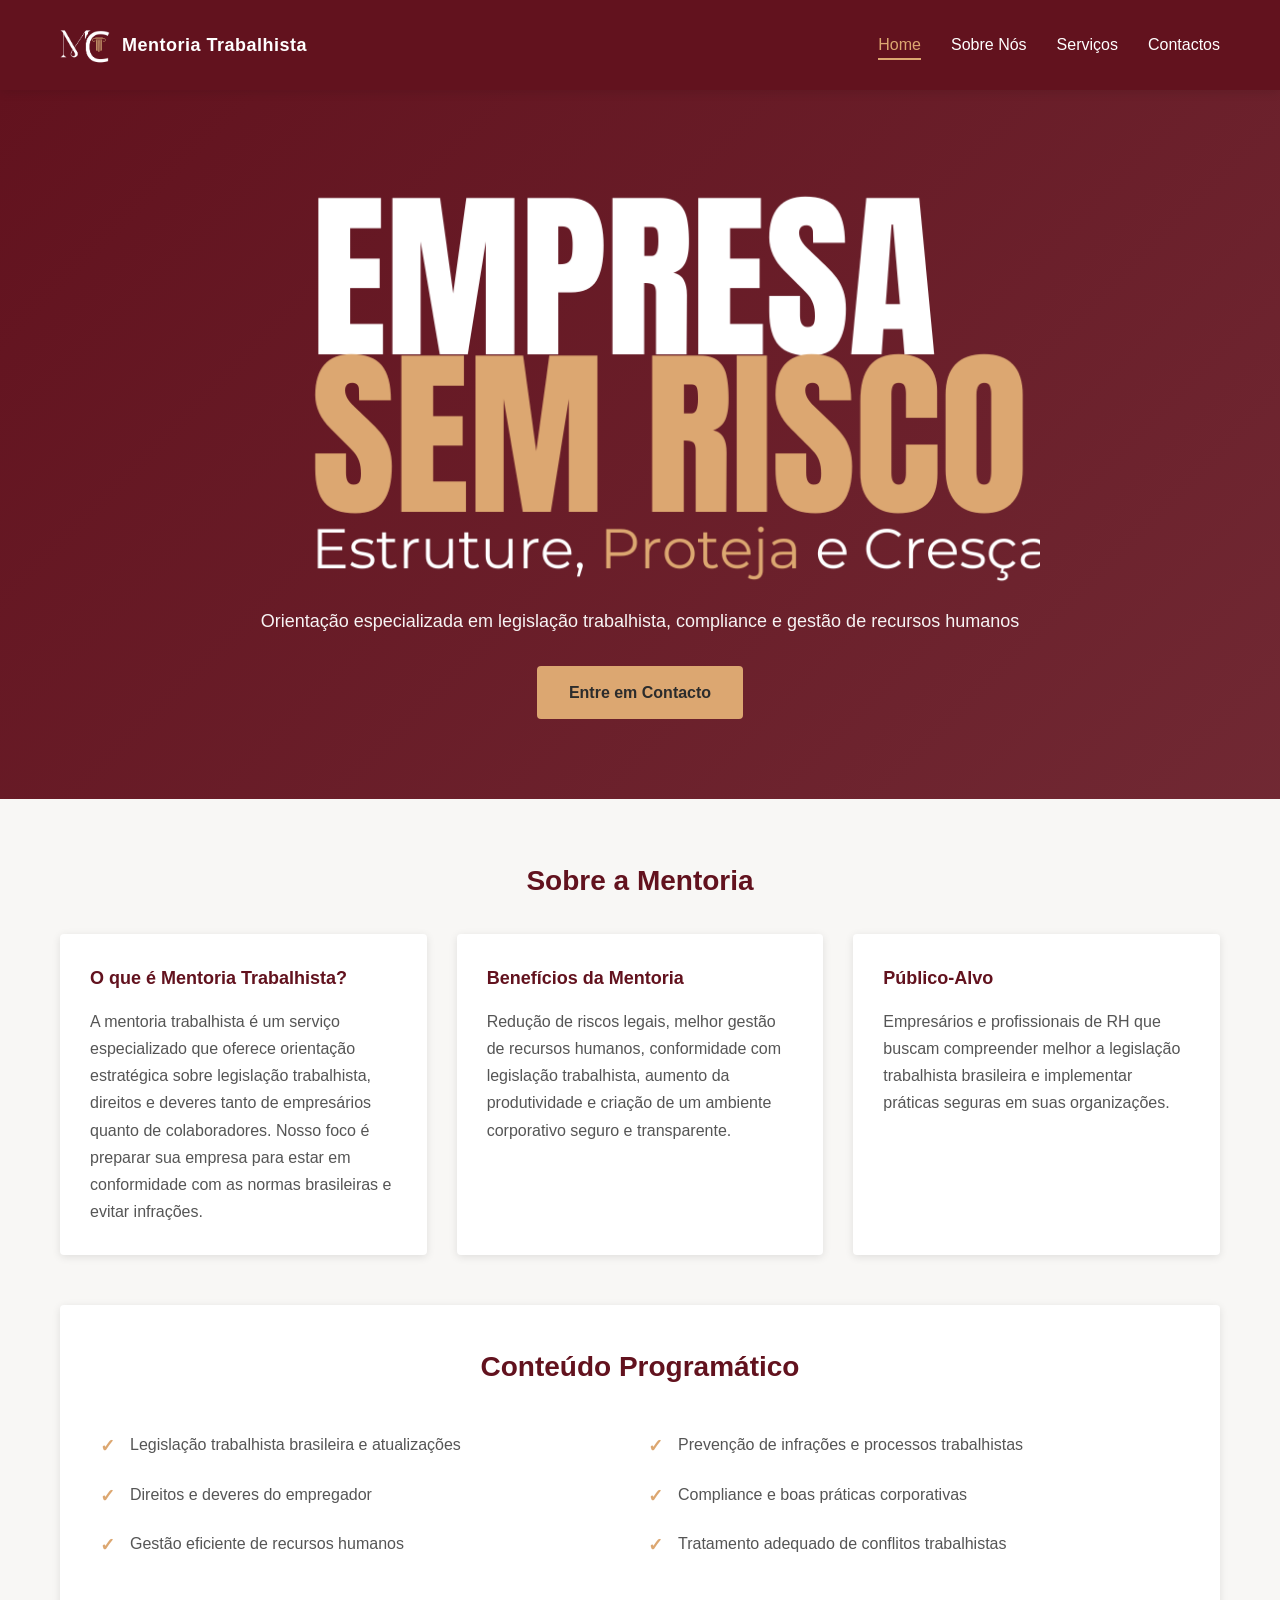
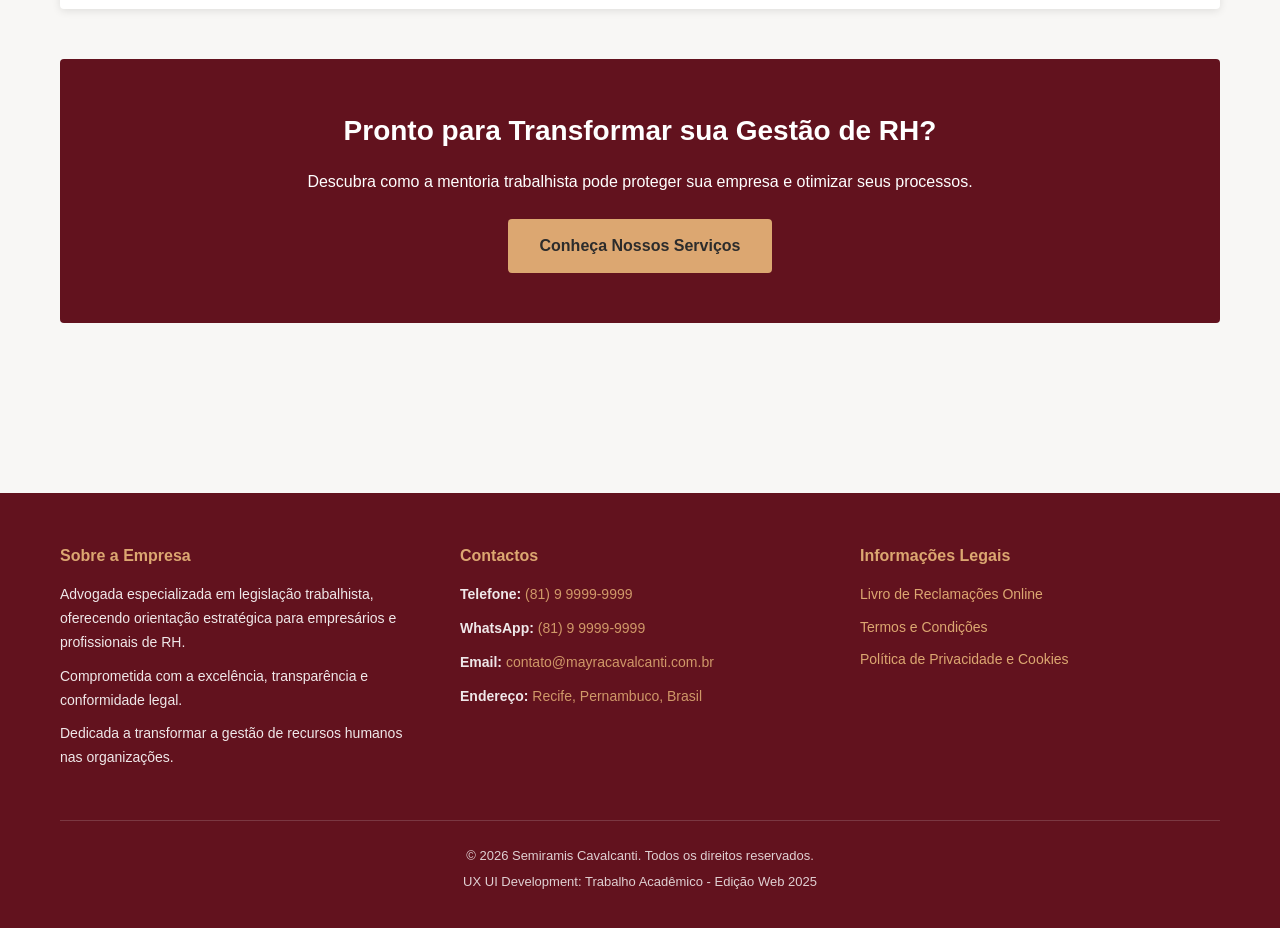
<file: index.html>
<!DOCTYPE html>
<html lang="pt-BR">
<head>
    <meta charset="UTF-8">
    <meta name="viewport" content="width=device-width, initial-scale=1.0">
    <meta name="description" content="Mentoria trabalhista para empresários e profissionais de RH. Especializada em legislação trabalhista, compliance e gestão de recursos humanos.">
    <meta name="keywords" content="mentoria trabalhista, advogada trabalhista, RH, legislação trabalhista, compliance empresarial">
    <meta name="author" content="Dra. Mayra Cavalcanti">
    <meta property="og:title" content="Mentoria Trabalhista - Dra. Mayra Cavalcanti">
    <meta property="og:description" content="Mentoria especializada em legislação trabalhista para empresários e profissionais de RH">
    <title>Mentoria Trabalhista | Dra. Mayra Cavalcanti</title>
    <link rel="stylesheet" href="css/styles.css">
    <link rel="icon" type="image/x-icon" href="../images/favicon.ico">
</head>
<body>
    <!-- Header com Logo e Menu -->
    <header class="header">
        <div class="container">
            <div class="logo">
                <img src="imagens/iconLogo.png" alt="Logo Dra. Mayra Cavalcanti" class="logo-img">
                <span class="logo-text">Mentoria Trabalhista</span>
            </div>
            <nav class="menu">
                <ul>
                    <li><a href="index.html" class="active">Home</a></li>
                    <li><a href="paginas/sobre.html">Sobre Nós</a></li>
                    <li><a href="paginas/servicos.html">Serviços</a></li>
                    <li><a href="paginas/contactos.html">Contactos</a></li>
                </ul>
            </nav>
        </div>
    </header>

    <!-- Hero Section -->
    <section class="hero">
        <div class="hero-content">
            <!-- <h1>Mentoria Trabalhista para Empresários</h1> -->
            <img src="imagens/empresaSemRisco.png" alt="">
            <p>Orientação especializada em legislação trabalhista, compliance e gestão de recursos humanos</p>
            <a href="paginas/contactos.html" class="cta-button">Entre em Contacto</a>
        </div>
    </section>

    <!-- Seção Principal -->
    <section class="main-content">
        <div class="container">
            <h2>Sobre a Mentoria</h2>
            <div class="content-grid">
                <div class="content-card">
                    <h3>O que é Mentoria Trabalhista?</h3>
                    <p>A mentoria trabalhista é um serviço especializado que oferece orientação estratégica sobre legislação trabalhista, direitos e deveres tanto de empresários quanto de colaboradores. Nosso foco é preparar sua empresa para estar em conformidade com as normas brasileiras e evitar infrações.</p>
                </div>
                <div class="content-card">
                    <h3>Benefícios da Mentoria</h3>
                    <p>Redução de riscos legais, melhor gestão de recursos humanos, conformidade com legislação trabalhista, aumento da produtividade e criação de um ambiente corporativo seguro e transparente.</p>
                </div>
                <div class="content-card">
                    <h3>Público-Alvo</h3>
                    <p>Empresários e profissionais de RH que buscam compreender melhor a legislação trabalhista brasileira e implementar práticas seguras em suas organizações.</p>
                </div>
            </div>

            <div class="benefits-section">
                <h2>Conteúdo Programático</h2>
                <ul class="benefits-list">
                    <li>Legislação trabalhista brasileira e atualizações</li>
                    <li>Direitos e deveres do empregador</li>
                    <li>Gestão eficiente de recursos humanos</li>
                    <li>Prevenção de infrações e processos trabalhistas</li>
                    <li>Compliance e boas práticas corporativas</li>
                    <li>Tratamento adequado de conflitos trabalhistas</li>
                </ul>
            </div>

            <div class="cta-section">
                <h2>Pronto para Transformar sua Gestão de RH?</h2>
                <p>Descubra como a mentoria trabalhista pode proteger sua empresa e otimizar seus processos.</p>
                <a href="paginas/servicos.html" class="cta-button">Conheça Nossos Serviços</a>
            </div>
        </div>
    </section>

    <!-- Footer -->
    <footer class="footer">
        <div class="container">
            <div class="footer-content">
                <div class="footer-column">
                    <h4>Sobre a Empresa</h4>
                    <p>Advogada especializada em legislação trabalhista, oferecendo orientação estratégica para empresários e profissionais de RH.</p>
                    <p>Comprometida com a excelência, transparência e conformidade legal.</p>
                    <p>Dedicada a transformar a gestão de recursos humanos nas organizações.</p>
                </div>
                <div class="footer-column">
                    <h4>Contactos</h4>
                    <p><strong>Telefone:</strong> <a href="tel:+5581999999999">(81) 9 9999-9999</a></p>
                    <p><strong>WhatsApp:</strong> <a href="https://wa.me/5581999999999" target="_blank">(81) 9 9999-9999</a></p>
                    <p><strong>Email:</strong> <a href="mailto:contato@mayracavalcanti.com.br">contato@mayracavalcanti.com.br</a></p>
                    <p><strong>Endereço:</strong> <a href="https://maps.google.com" target="_blank">Recife, Pernambuco, Brasil</a></p>
                </div>
                <div class="footer-column">
                    <h4>Informações Legais</h4>
                    <ul>
                        <li><a href="links/reclamacoes.html">Livro de Reclamações Online</a></li>
                        <li><a href="links/termos.html">Termos e Condições</a></li>
                        <li><a href="links/privacidade.html">Política de Privacidade e Cookies</a></li>
                    </ul>
                </div>
            </div>
            <div class="footer-bottom">
                <p>&copy; 2026  Semiramis Cavalcanti. Todos os direitos reservados.</p>
                <p>UX UI Development: Trabalho Acadêmico - Edição Web 2025</p>
            </div>
        </div>
    </footer>
</body>
</html>
</file>
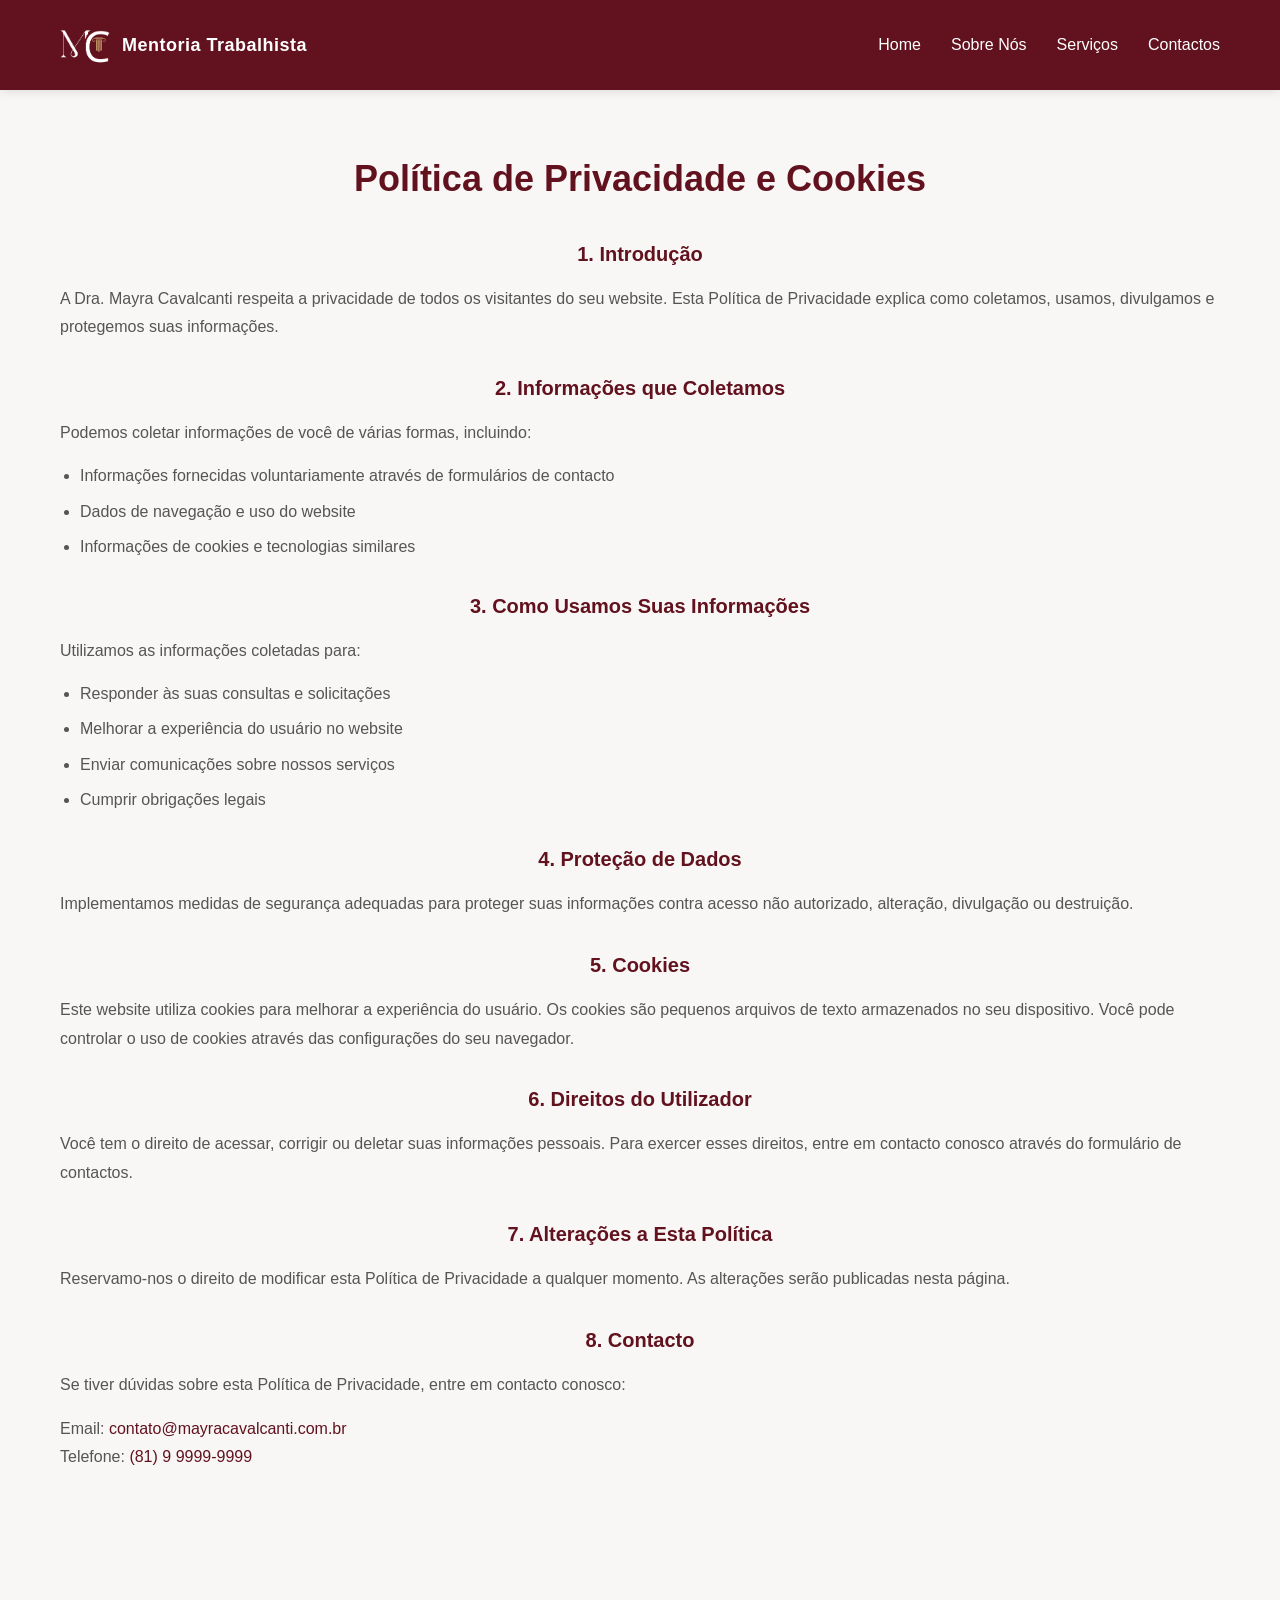
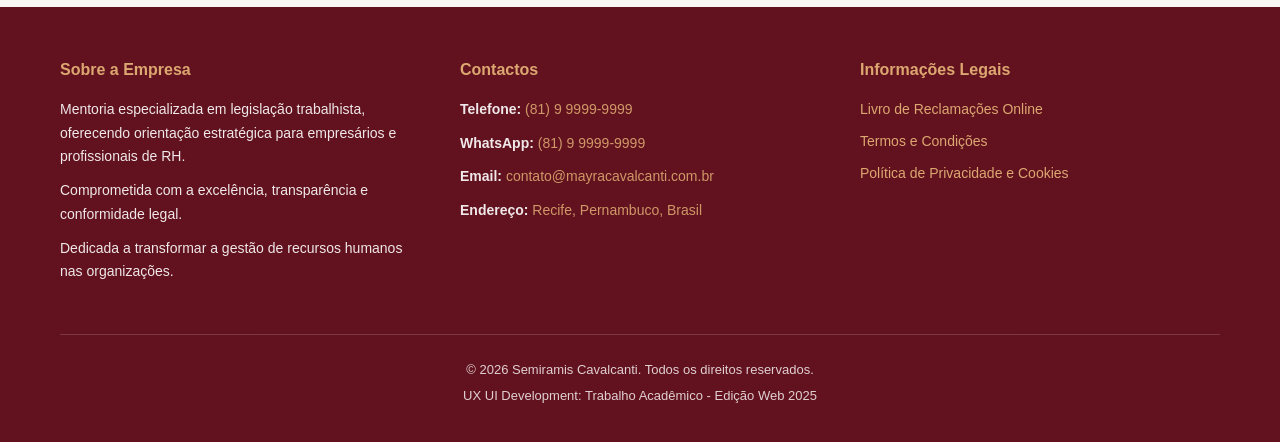
<file: links/privacidade.html>
<!DOCTYPE html>
<html lang="pt-BR">
<head>
    <meta charset="UTF-8">
    <meta name="viewport" content="width=device-width, initial-scale=1.0">
    <meta name="description" content="Política de Privacidade e Cookies - Dra. Mayra Cavalcanti">
    <title>Política de Privacidade | Dra. Mayra Cavalcanti</title>
    <link rel="stylesheet" href="../css/styles.css">
    <link rel="icon" type="image/x-icon" href="../images/favicon.ico">
</head>
<body>
    <!-- Header com Logo e Menu -->
    <header class="header">
        <div class="container">
            <div class="logo">
                <img src="../imagens/iconLogo.png" alt="Logo Dra. Mayra Cavalcanti" class="logo-img">
                <span class="logo-text">Mentoria Trabalhista</span>
            </div>
            <nav class="menu">
                <ul>
                    <li><a href="../index.html">Home</a></li>
                    <li><a href="../paginas/sobre.html">Sobre Nós</a></li>
                    <li><a href="../paginas/servicos.html">Serviços</a></li>
                    <li><a href="../paginas/contactos.html">Contactos</a></li>
                </ul>
            </nav>
        </div>
    </header>

    <!-- Seção Principal -->
    <section class="main-content">
        <div class="container">
            <h1>Política de Privacidade e Cookies</h1>
            
            <div class="legal-content">
                <h2>1. Introdução</h2>
                <p>A Dra. Mayra Cavalcanti respeita a privacidade de todos os visitantes do seu website. Esta Política de Privacidade explica como coletamos, usamos, divulgamos e protegemos suas informações.</p>

                <h2>2. Informações que Coletamos</h2>
                <p>Podemos coletar informações de você de várias formas, incluindo:</p>
                <ul>
                    <li>Informações fornecidas voluntariamente através de formulários de contacto</li>
                    <li>Dados de navegação e uso do website</li>
                    <li>Informações de cookies e tecnologias similares</li>
                </ul>

                <h2>3. Como Usamos Suas Informações</h2>
                <p>Utilizamos as informações coletadas para:</p>
                <ul>
                    <li>Responder às suas consultas e solicitações</li>
                    <li>Melhorar a experiência do usuário no website</li>
                    <li>Enviar comunicações sobre nossos serviços</li>
                    <li>Cumprir obrigações legais</li>
                </ul>

                <h2>4. Proteção de Dados</h2>
                <p>Implementamos medidas de segurança adequadas para proteger suas informações contra acesso não autorizado, alteração, divulgação ou destruição.</p>

                <h2>5. Cookies</h2>
                <p>Este website utiliza cookies para melhorar a experiência do usuário. Os cookies são pequenos arquivos de texto armazenados no seu dispositivo. Você pode controlar o uso de cookies através das configurações do seu navegador.</p>

                <h2>6. Direitos do Utilizador</h2>
                <p>Você tem o direito de acessar, corrigir ou deletar suas informações pessoais. Para exercer esses direitos, entre em contacto conosco através do formulário de contactos.</p>

                <h2>7. Alterações a Esta Política</h2>
                <p>Reservamo-nos o direito de modificar esta Política de Privacidade a qualquer momento. As alterações serão publicadas nesta página.</p>

                <h2>8. Contacto</h2>
                <p>Se tiver dúvidas sobre esta Política de Privacidade, entre em contacto conosco:</p>
                <p>
                    Email: <a href="mailto:contato@mayracavalcanti.com.br">contato@mayracavalcanti.com.br</a><br>
                    Telefone: <a href="tel:+5581999999999">(81) 9 9999-9999</a>
                </p>
            </div>
        </div>
    </section>

    <!-- Footer -->
    <footer class="footer">
        <div class="container">
            <div class="footer-content">
                <div class="footer-column">
                    <h4>Sobre a Empresa</h4>
                    <p>Mentoria especializada em legislação trabalhista, oferecendo orientação estratégica para empresários e profissionais de RH.</p>
                    <p>Comprometida com a excelência, transparência e conformidade legal.</p>
                    <p>Dedicada a transformar a gestão de recursos humanos nas organizações.</p>
                </div>
                <div class="footer-column">
                    <h4>Contactos</h4>
                    <p><strong>Telefone:</strong> <a href="tel:+5581999999999">(81) 9 9999-9999</a></p>
                    <p><strong>WhatsApp:</strong> <a href="https://wa.me/5581999999999" target="_blank">(81) 9 9999-9999</a></p>
                    <p><strong>Email:</strong> <a href="mailto:contato@mayracavalcanti.com.br">contato@mayracavalcanti.com.br</a></p>
                    <p><strong>Endereço:</strong> <a href="https://maps.google.com" target="_blank">Recife, Pernambuco, Brasil</a></p>
                </div>
                <div class="footer-column">
                    <h4>Informações Legais</h4>
                    <ul>
                        <li><a href="reclamacoes.html">Livro de Reclamações Online</a></li>
                        <li><a href="termos.html">Termos e Condições</a></li>
                        <li><a href="privacidade.html">Política de Privacidade e Cookies</a></li>
                    </ul>
                </div>
            </div>
              <div class="footer-bottom">
                <p>&copy; 2026  Semiramis Cavalcanti. Todos os direitos reservados.</p>
                <p>UX UI Development: Trabalho Acadêmico - Edição Web 2025</p>
            </div>
        </div>
    </footer>

</body>
</html>
</file>
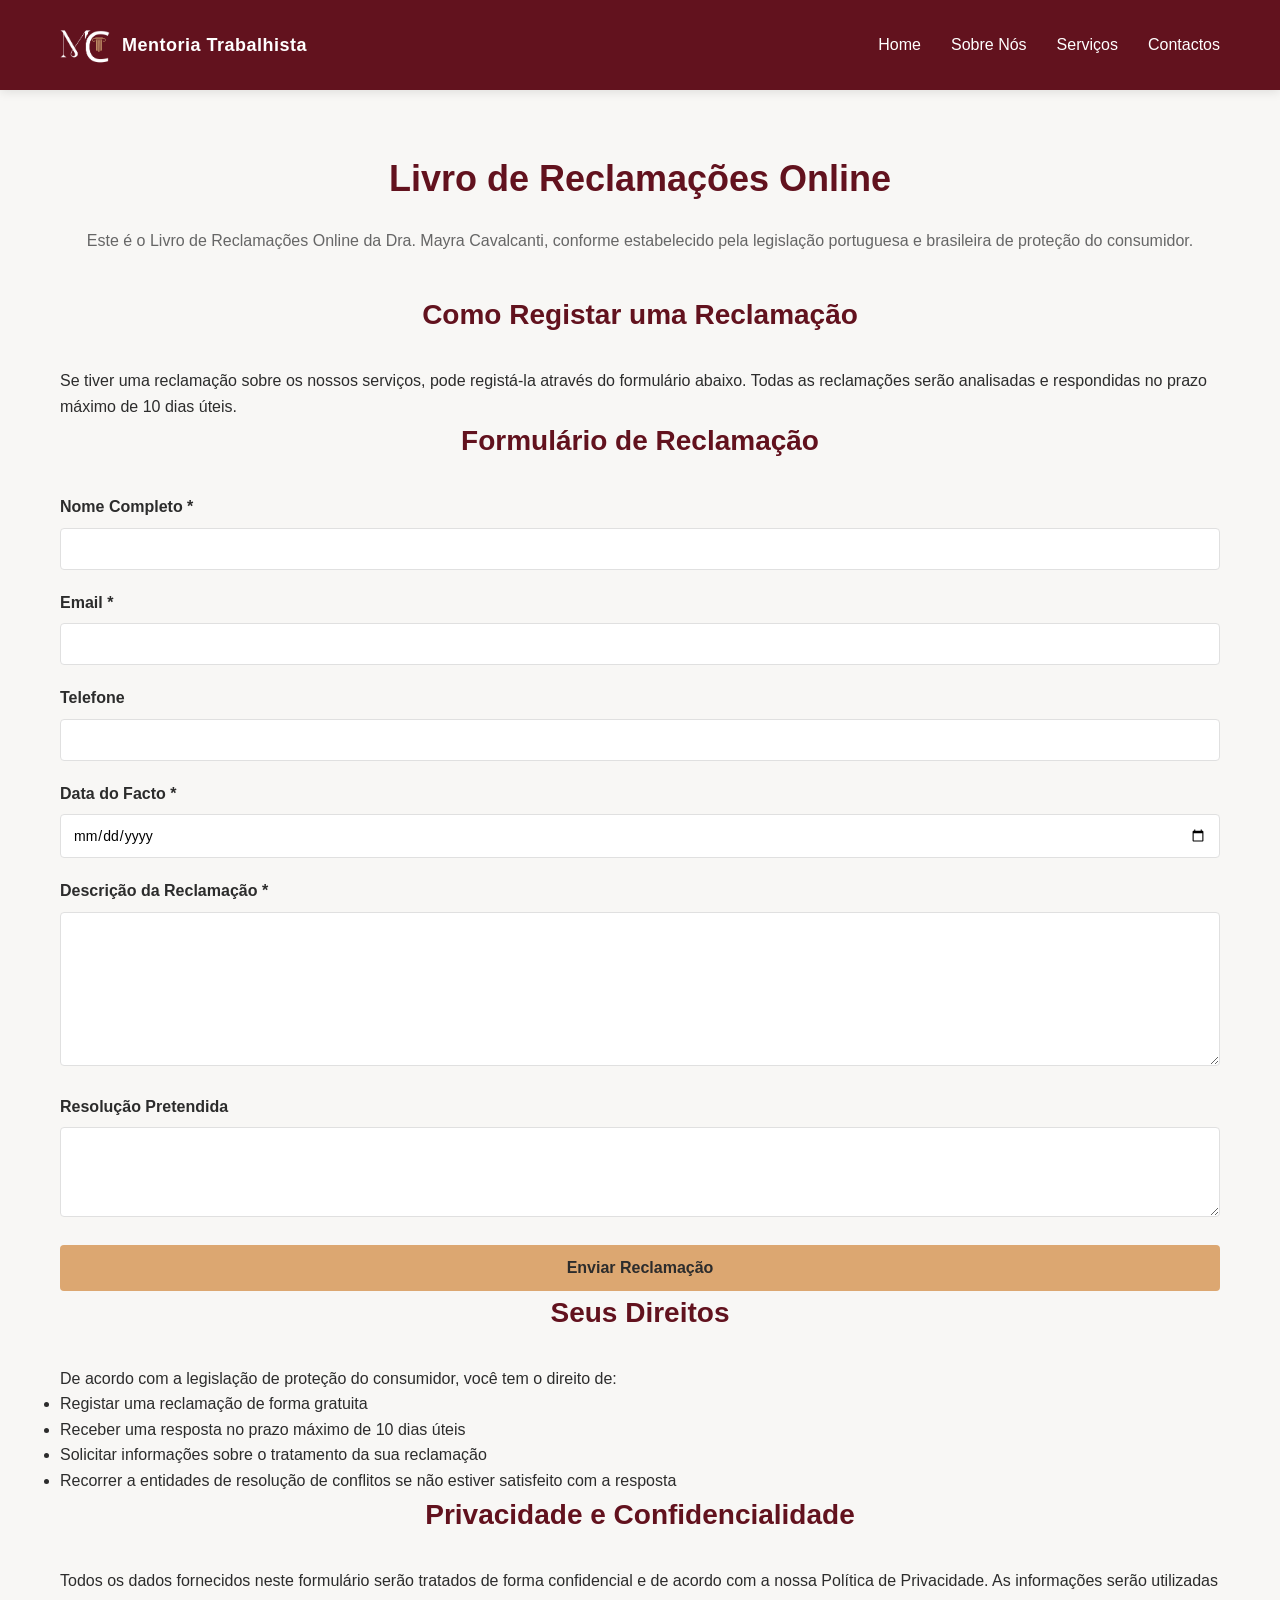
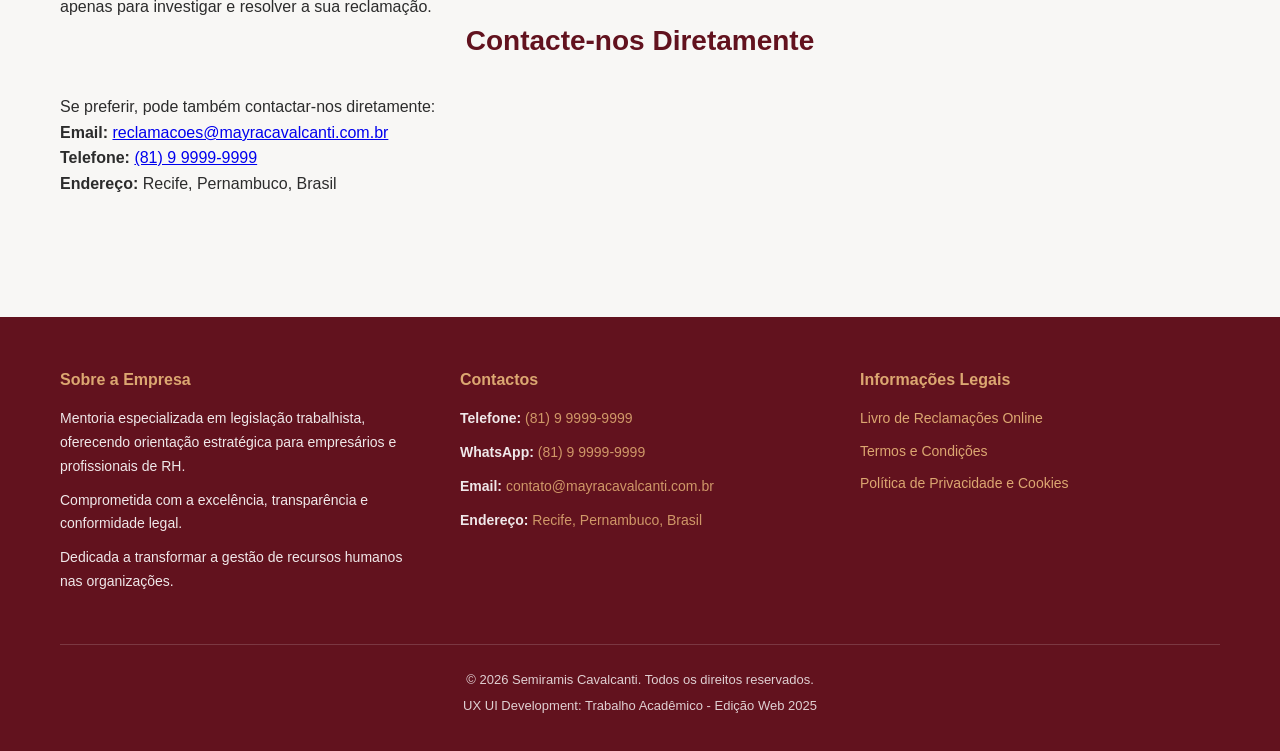
<file: links/reclamacoes.html>
<!DOCTYPE html>
<html lang="pt-BR">
<head>
    <meta charset="UTF-8">
    <meta name="viewport" content="width=device-width, initial-scale=1.0">
    <meta name="description" content="Livro de Reclamações Online - Dra. Mayra Cavalcanti">
    <title>Livro de Reclamações | Dra. Mayra Cavalcanti</title>
    <link rel="stylesheet" href="../css/styles.css">
    <link rel="icon" type="image/x-icon" href="../images/favicon.ico">
</head>
<body>
    <!-- Header com Logo e Menu -->
    <header class="header">
        <div class="container">
            <div class="logo">
                <img src="../imagens/iconLogo.png" alt="Logo Dra. Mayra Cavalcanti" class="logo-img">
                <span class="logo-text">Mentoria Trabalhista</span>
            </div>
            <nav class="menu">
                <ul>
                    <li><a href="../index.html">Home</a></li>
                    <li><a href="../paginas/sobre.html">Sobre Nós</a></li>
                    <li><a href="../paginas/servicos.html">Serviços</a></li>
                    <li><a href="../paginas/contactos.html">Contactos</a></li>
                </ul>
            </nav>
        </div>
    </header>

    <!-- Seção Principal -->
    <section class="main-content">
        <div class="container">
            <h1>Livro de Reclamações Online</h1>
            
            <div class="complaints-content">
                <p class="intro-text">Este é o Livro de Reclamações Online da Dra. Mayra Cavalcanti, conforme estabelecido pela legislação portuguesa e brasileira de proteção do consumidor.</p>

                <div class="complaint-info">
                    <h2>Como Registar uma Reclamação</h2>
                    <p>Se tiver uma reclamação sobre os nossos serviços, pode registá-la através do formulário abaixo. Todas as reclamações serão analisadas e respondidas no prazo máximo de 10 dias úteis.</p>
                </div>

                <div class="complaint-form-wrapper">
                    <h2>Formulário de Reclamação</h2>
                    <form class="contact-form" method="POST" action="https://formspree.io/f/YOUR_FORM_ID">
                        <div class="form-group">
                            <label for="nome_reclamante">Nome Completo *</label>
                            <input type="text" id="nome_reclamante" name="nome_reclamante" required>
                        </div>
                        <div class="form-group">
                            <label for="email_reclamante">Email *</label>
                            <input type="email" id="email_reclamante" name="email_reclamante" required>
                        </div>
                        <div class="form-group">
                            <label for="telefone_reclamante">Telefone</label>
                            <input type="tel" id="telefone_reclamante" name="telefone_reclamante">
                        </div>
                        <div class="form-group">
                            <label for="data_facto">Data do Facto *</label>
                            <input type="date" id="data_facto" name="data_facto" required>
                        </div>
                        <div class="form-group">
                            <label for="descricao_reclamacao">Descrição da Reclamação *</label>
                            <textarea id="descricao_reclamacao" name="descricao_reclamacao" rows="8" required></textarea>
                        </div>
                        <div class="form-group">
                            <label for="resolucao_pretendida">Resolução Pretendida</label>
                            <textarea id="resolucao_pretendida" name="resolucao_pretendida" rows="4"></textarea>
                        </div>
                        <button type="submit" class="submit-button">Enviar Reclamação</button>
                    </form>
                </div>

                <div class="complaint-rights">
                    <h2>Seus Direitos</h2>
                    <p>De acordo com a legislação de proteção do consumidor, você tem o direito de:</p>
                    <ul>
                        <li>Registar uma reclamação de forma gratuita</li>
                        <li>Receber uma resposta no prazo máximo de 10 dias úteis</li>
                        <li>Solicitar informações sobre o tratamento da sua reclamação</li>
                        <li>Recorrer a entidades de resolução de conflitos se não estiver satisfeito com a resposta</li>
                    </ul>
                </div>

                <div class="complaint-privacy">
                    <h2>Privacidade e Confidencialidade</h2>
                    <p>Todos os dados fornecidos neste formulário serão tratados de forma confidencial e de acordo com a nossa Política de Privacidade. As informações serão utilizadas apenas para investigar e resolver a sua reclamação.</p>
                </div>

                <div class="complaint-contact">
                    <h2>Contacte-nos Diretamente</h2>
                    <p>Se preferir, pode também contactar-nos diretamente:</p>
                    <p>
                        <strong>Email:</strong> <a href="mailto:reclamacoes@mayracavalcanti.com.br">reclamacoes@mayracavalcanti.com.br</a><br>
                        <strong>Telefone:</strong> <a href="tel:+5581999999999">(81) 9 9999-9999</a><br>
                        <strong>Endereço:</strong> Recife, Pernambuco, Brasil
                    </p>
                </div>
            </div>
        </div>
    </section>

    <!-- Footer -->
    <footer class="footer">
        <div class="container">
            <div class="footer-content">
                <div class="footer-column">
                    <h4>Sobre a Empresa</h4>
                    <p>Mentoria especializada em legislação trabalhista, oferecendo orientação estratégica para empresários e profissionais de RH.</p>
                    <p>Comprometida com a excelência, transparência e conformidade legal.</p>
                    <p>Dedicada a transformar a gestão de recursos humanos nas organizações.</p>
                </div>
                <div class="footer-column">
                    <h4>Contactos</h4>
                    <p><strong>Telefone:</strong> <a href="tel:+5581999999999">(81) 9 9999-9999</a></p>
                    <p><strong>WhatsApp:</strong> <a href="https://wa.me/5581999999999" target="_blank">(81) 9 9999-9999</a></p>
                    <p><strong>Email:</strong> <a href="mailto:contato@mayracavalcanti.com.br">contato@mayracavalcanti.com.br</a></p>
                    <p><strong>Endereço:</strong> <a href="https://maps.google.com" target="_blank">Recife, Pernambuco, Brasil</a></p>
                </div>
                <div class="footer-column">
                    <h4>Informações Legais</h4>
                    <ul>
                        <li><a href="reclamacoes.html">Livro de Reclamações Online</a></li>
                        <li><a href="termos.html">Termos e Condições</a></li>
                        <li><a href="privacidade.html">Política de Privacidade e Cookies</a></li>
                    </ul>
                </div>
            </div>
             <div class="footer-bottom">
                <p>&copy; 2026  Semiramis Cavalcanti. Todos os direitos reservados.</p>
                <p>UX UI Development: Trabalho Acadêmico - Edição Web 2025</p>
            </div>
        </div>
    </footer>

</body>
</html>
</file>
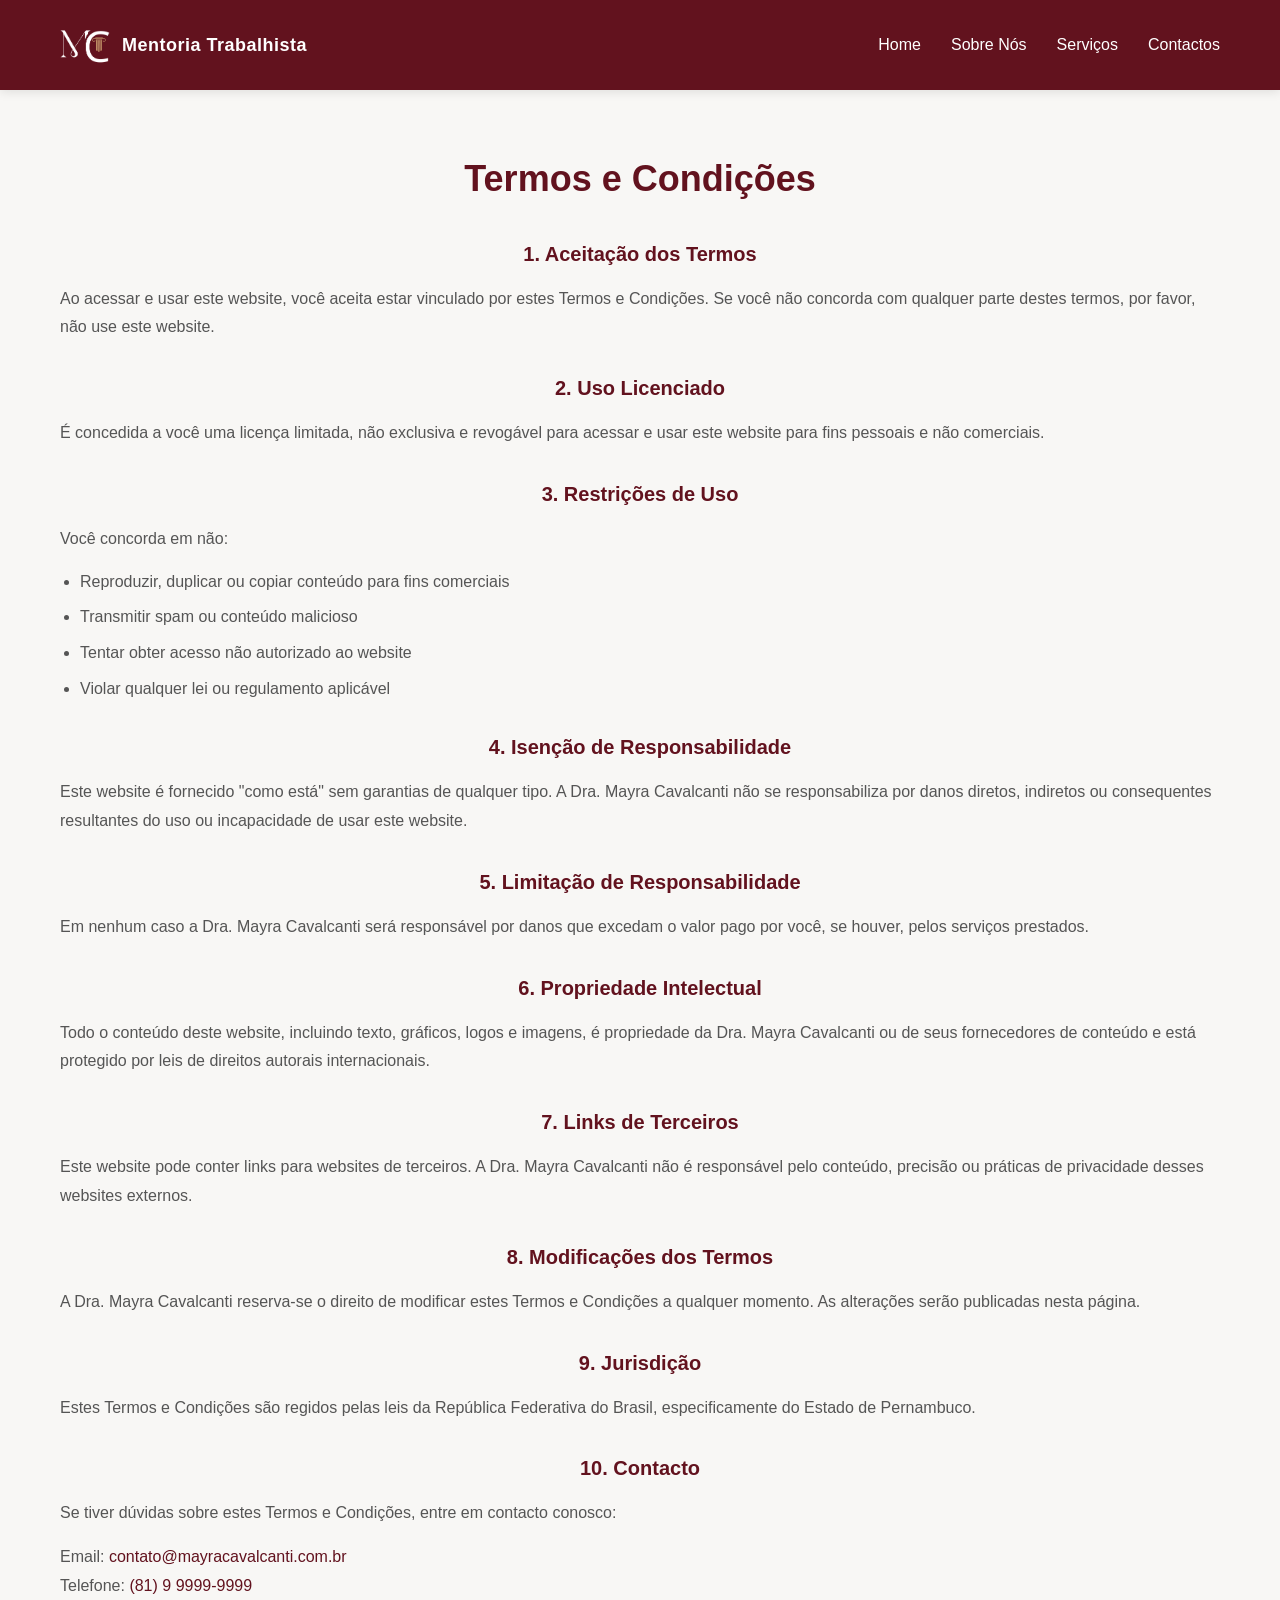
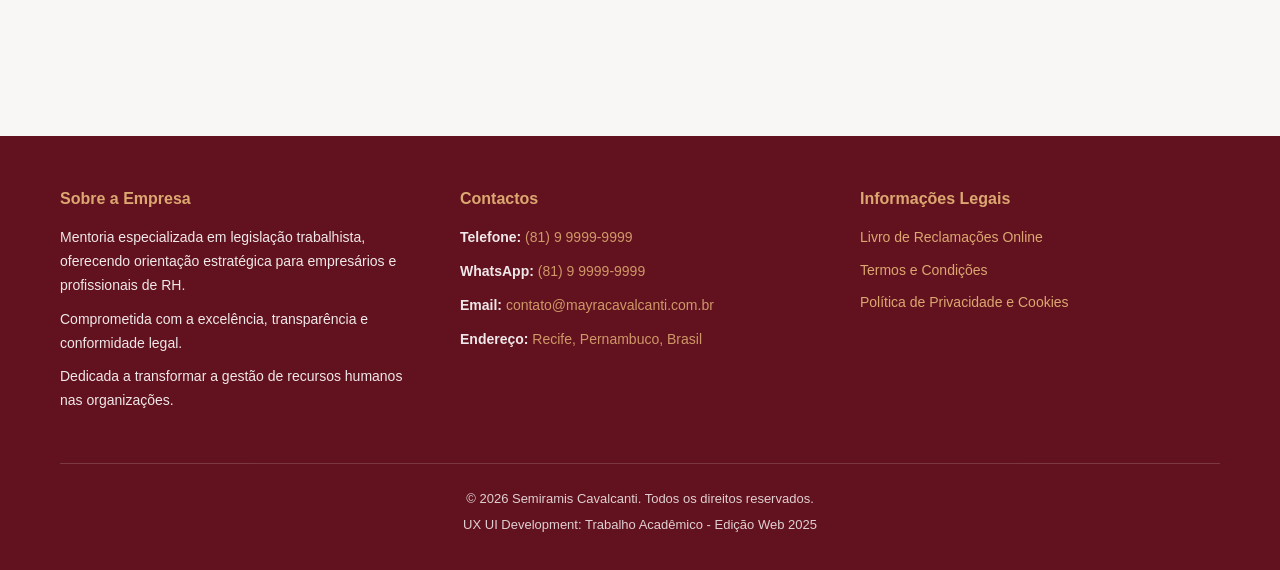
<file: links/termos.html>
<!DOCTYPE html>
<html lang="pt-BR">
<head>
    <meta charset="UTF-8">
    <meta name="viewport" content="width=device-width, initial-scale=1.0">
    <meta name="description" content="Termos e Condições - Dra. Mayra Cavalcanti">
    <title>Termos e Condições | Dra. Mayra Cavalcanti</title>
    <link rel="stylesheet" href="../css/styles.css">
    <link rel="icon" type="image/x-icon" href="../images/favicon.ico">
</head>
<body>
    <!-- Header com Logo e Menu -->
    <header class="header">
        <div class="container">
            <div class="logo">
                <img src="../imagens/iconLogo.png" alt="Logo Dra. Mayra Cavalcanti" class="logo-img">
                <span class="logo-text">Mentoria Trabalhista</span>
            </div>
            <nav class="menu">
                <ul>
                    <li><a href="../index.html">Home</a></li>
                    <li><a href="../paginas/sobre.html">Sobre Nós</a></li>
                    <li><a href="../paginas/servicos.html">Serviços</a></li>
                    <li><a href="../paginas/contactos.html">Contactos</a></li>
                </ul>
            </nav>
        </div>
    </header>

    <!-- Seção Principal -->
    <section class="main-content">
        <div class="container">
            <h1>Termos e Condições</h1>
            
            <div class="legal-content">
                <h2>1. Aceitação dos Termos</h2>
                <p>Ao acessar e usar este website, você aceita estar vinculado por estes Termos e Condições. Se você não concorda com qualquer parte destes termos, por favor, não use este website.</p>

                <h2>2. Uso Licenciado</h2>
                <p>É concedida a você uma licença limitada, não exclusiva e revogável para acessar e usar este website para fins pessoais e não comerciais.</p>

                <h2>3. Restrições de Uso</h2>
                <p>Você concorda em não:</p>
                <ul>
                    <li>Reproduzir, duplicar ou copiar conteúdo para fins comerciais</li>
                    <li>Transmitir spam ou conteúdo malicioso</li>
                    <li>Tentar obter acesso não autorizado ao website</li>
                    <li>Violar qualquer lei ou regulamento aplicável</li>
                </ul>

                <h2>4. Isenção de Responsabilidade</h2>
                <p>Este website é fornecido "como está" sem garantias de qualquer tipo. A Dra. Mayra Cavalcanti não se responsabiliza por danos diretos, indiretos ou consequentes resultantes do uso ou incapacidade de usar este website.</p>

                <h2>5. Limitação de Responsabilidade</h2>
                <p>Em nenhum caso a Dra. Mayra Cavalcanti será responsável por danos que excedam o valor pago por você, se houver, pelos serviços prestados.</p>

                <h2>6. Propriedade Intelectual</h2>
                <p>Todo o conteúdo deste website, incluindo texto, gráficos, logos e imagens, é propriedade da Dra. Mayra Cavalcanti ou de seus fornecedores de conteúdo e está protegido por leis de direitos autorais internacionais.</p>

                <h2>7. Links de Terceiros</h2>
                <p>Este website pode conter links para websites de terceiros. A Dra. Mayra Cavalcanti não é responsável pelo conteúdo, precisão ou práticas de privacidade desses websites externos.</p>

                <h2>8. Modificações dos Termos</h2>
                <p>A Dra. Mayra Cavalcanti reserva-se o direito de modificar estes Termos e Condições a qualquer momento. As alterações serão publicadas nesta página.</p>

                <h2>9. Jurisdição</h2>
                <p>Estes Termos e Condições são regidos pelas leis da República Federativa do Brasil, especificamente do Estado de Pernambuco.</p>

                <h2>10. Contacto</h2>
                <p>Se tiver dúvidas sobre estes Termos e Condições, entre em contacto conosco:</p>
                <p>
                    Email: <a href="mailto:contato@mayracavalcanti.com.br">contato@mayracavalcanti.com.br</a><br>
                    Telefone: <a href="tel:+5581999999999">(81) 9 9999-9999</a>
                </p>
            </div>
        </div>
    </section>

    <!-- Footer -->
    <footer class="footer">
        <div class="container">
            <div class="footer-content">
                <div class="footer-column">
                    <h4>Sobre a Empresa</h4>
                    <p>Mentoria especializada em legislação trabalhista, oferecendo orientação estratégica para empresários e profissionais de RH.</p>
                    <p>Comprometida com a excelência, transparência e conformidade legal.</p>
                    <p>Dedicada a transformar a gestão de recursos humanos nas organizações.</p>
                </div>
                <div class="footer-column">
                    <h4>Contactos</h4>
                    <p><strong>Telefone:</strong> <a href="tel:+5581999999999">(81) 9 9999-9999</a></p>
                    <p><strong>WhatsApp:</strong> <a href="https://wa.me/5581999999999" target="_blank">(81) 9 9999-9999</a></p>
                    <p><strong>Email:</strong> <a href="mailto:contato@mayracavalcanti.com.br">contato@mayracavalcanti.com.br</a></p>
                    <p><strong>Endereço:</strong> <a href="https://maps.google.com" target="_blank">Recife, Pernambuco, Brasil</a></p>
                </div>
                <div class="footer-column">
                    <h4>Informações Legais</h4>
                    <ul>
                        <li><a href="reclamacoes.html">Livro de Reclamações Online</a></li>
                        <li><a href="termos.html">Termos e Condições</a></li>
                        <li><a href="privacidade.html">Política de Privacidade e Cookies</a></li>
                    </ul>
                </div>
            </div>
               <div class="footer-bottom">
                <p>&copy; 2026  Semiramis Cavalcanti. Todos os direitos reservados.</p>
                <p>UX UI Development: Trabalho Acadêmico - Edição Web 2025</p>
            </div>
        </div>
    </footer>

   
</body>
</html>
</file>
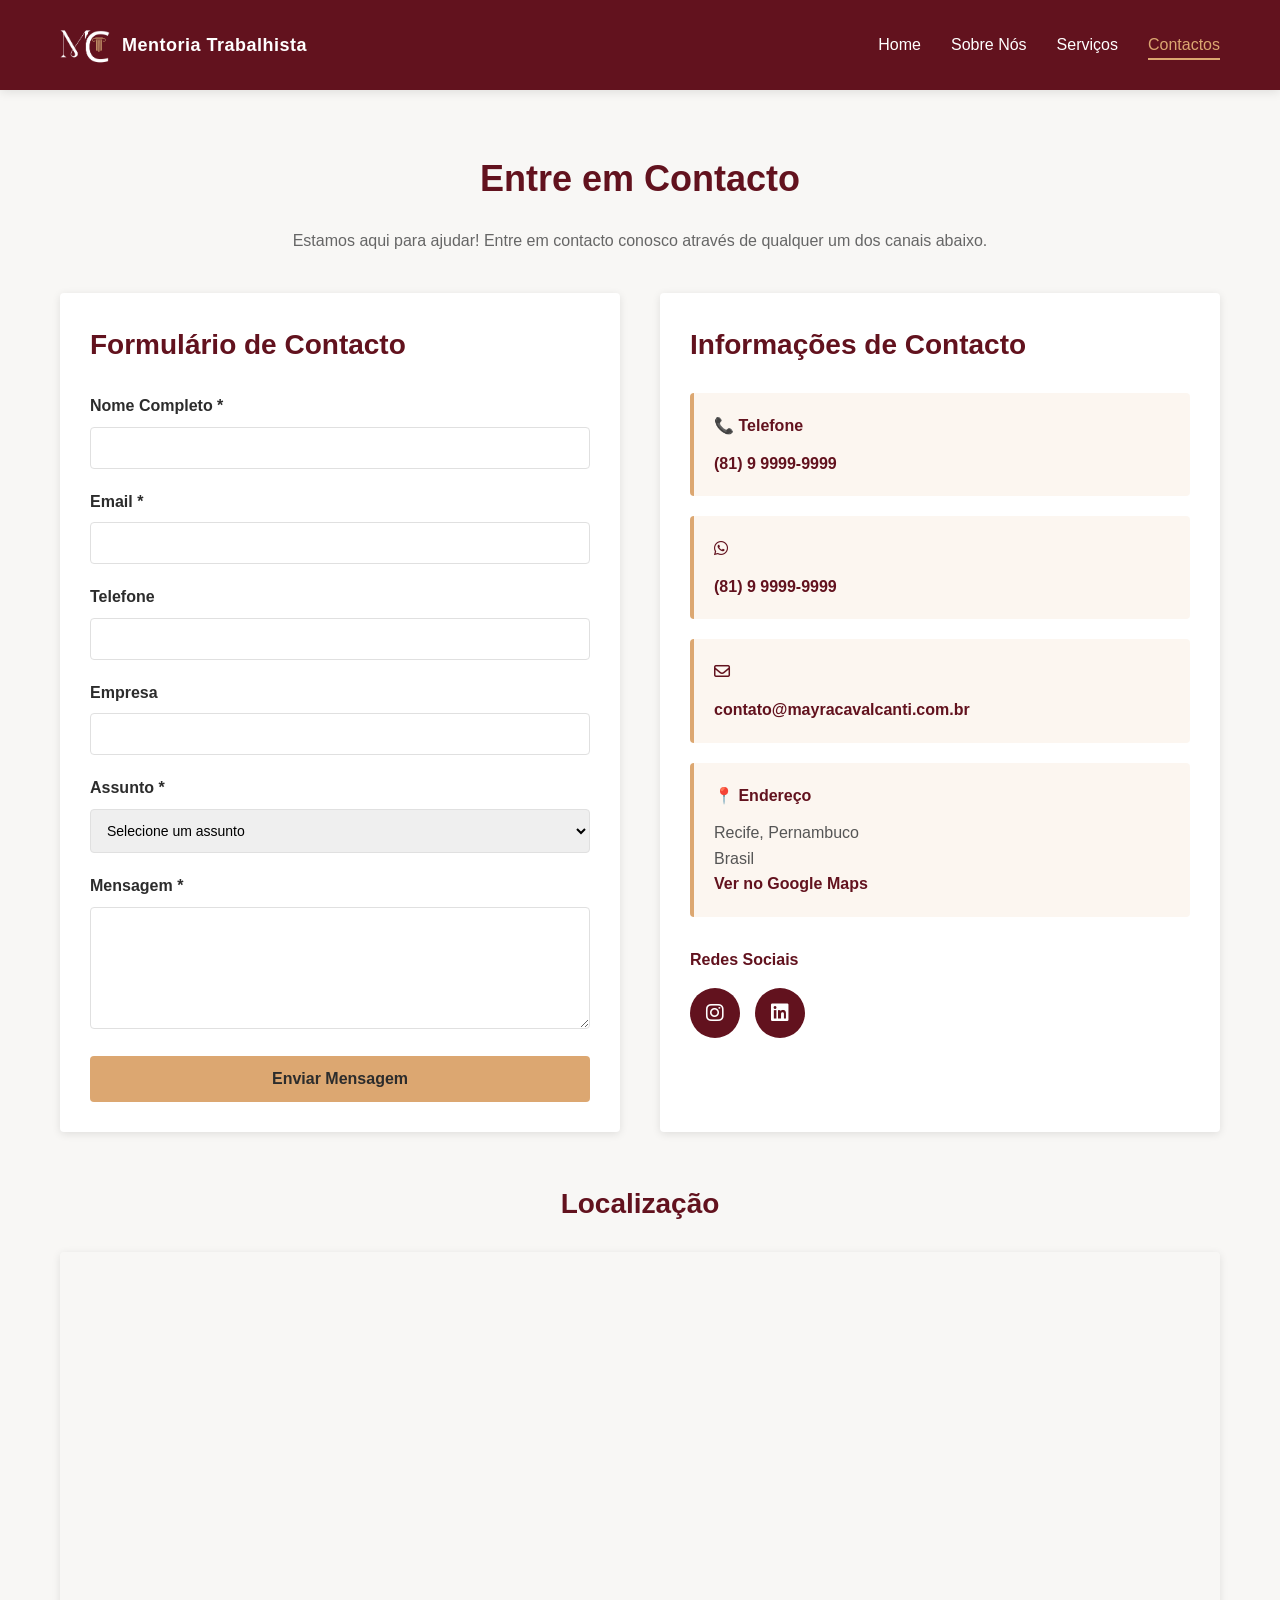
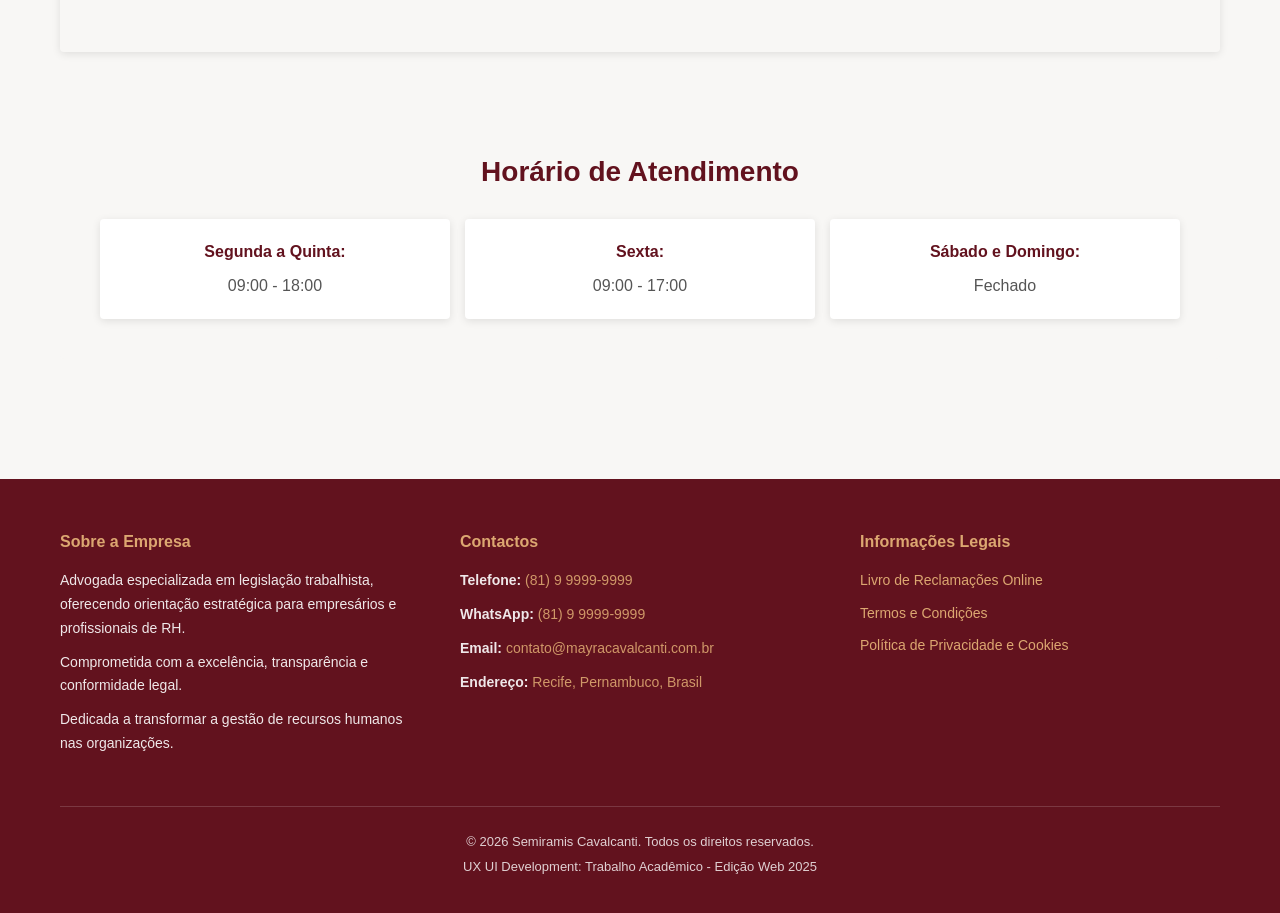
<file: paginas/contactos.html>
<!DOCTYPE html>
<html lang="pt-BR">

<head>
    <meta charset="UTF-8">
    <meta name="viewport" content="width=device-width, initial-scale=1.0">
    <meta name="description"
        content="Entre em contacto com a Dra. Mayra Cavalcanti. Telefone, WhatsApp, email e formulário de contacto disponíveis.">
    <meta name="keywords" content="contactos, telefone, email, whatsapp, formulário">
    <title>Contactos | Dra. Mayra Cavalcanti</title>

    <link rel="stylesheet" href="https://cdnjs.cloudflare.com/ajax/libs/font-awesome/6.0.0/css/all.min.css"
        integrity="sha512-9usAa10IRO0HhonpyAIVpjrylPvoDwiPUiKdWk5t3PyolY1cOd4DSE0Ga+ri4AuTroPR5aQvXU9xC6qOPnzFeg=="
        crossorigin="anonymous" referrerpolicy="no-referrer" />
    <link rel="stylesheet" href="../css/styles.css">
    <link rel="icon" type="image/x-icon" href="../images/favicon.ico">
</head>

<body>
    <!-- Header com Logo e Menu -->
    <header class="header">
        <div class="container">
            <div class="logo">
                <img src="../imagens/iconLogo.png" alt="Logo Dra. Mayra Cavalcanti" class="logo-img">
                <span class="logo-text">Mentoria Trabalhista</span>
            </div>
            <nav class="menu">
                <ul>
                    <li><a href="../index.html">Home</a></li>
                    <li><a href="sobre.html">Sobre Nós</a></li>
                    <li><a href="servicos.html">Serviços</a></li>
                    <li><a href="contactos.html" class="active">Contactos</a></li>
                </ul>
            </nav>
        </div>
    </header>

    <!-- Seção Principal - Contactos -->
    <section class="contact-section">
        <div class="container">
            <h1>Entre em Contacto</h1>
            <p class="intro-text">Estamos aqui para ajudar! Entre em contacto conosco através de qualquer um dos canais
                abaixo.</p>

            <div class="contact-layout">
                <!-- Formulário de Contacto -->
                <div class="contact-form-wrapper">
                    <h2>Formulário de Contacto</h2>
                    <form class="contact-form" method="POST" action="https://formspree.io/f/YOUR_FORM_ID">
                        <div class="form-group">
                            <label for="nome">Nome Completo *</label>
                            <input type="text" id="nome" name="nome" required>
                        </div>
                        <div class="form-group">
                            <label for="email">Email *</label>
                            <input type="email" id="email" name="email" required>
                        </div>
                        <div class="form-group">
                            <label for="telefone">Telefone</label>
                            <input type="tel" id="telefone" name="telefone">
                        </div>
                        <div class="form-group">
                            <label for="empresa">Empresa</label>
                            <input type="text" id="empresa" name="empresa">
                        </div>
                        <div class="form-group">
                            <label for="assunto">Assunto *</label>
                            <select id="assunto" name="assunto" required>
                                <option value="">Selecione um assunto</option>
                                <option value="mentoria">Solicitar Mentoria</option>
                                <option value="consulta">Consulta Jurídica</option>
                                <option value="informacoes">Mais Informações</option>
                                <option value="outro">Outro</option>
                            </select>
                        </div>
                        <div class="form-group">
                            <label for="mensagem">Mensagem *</label>
                            <textarea id="mensagem" name="mensagem" rows="6" required></textarea>
                        </div>
                        <button type="submit" class="submit-button">Enviar Mensagem</button>
                    </form>
                </div>

                <!-- Informações de Contacto -->
                <div class="contact-info-wrapper">
                    <h2>Informações de Contacto</h2>

                    <div class="contact-info-card">
                        <h3>📞 Telefone</h3>
                        <p><a href="tel:+5581999999999">(81) 9 9999-9999</a></p>
                    </div>

                    <div class="contact-info-card">
                        <h3><i class="fa-brands fa-whatsapp"></i></h3>
                        <p><a href="https://wa.me/5581999999999" target="_blank">(81) 9 9999-9999</a></p>
                    </div>

                    <div class="contact-info-card">
                        <h3><i class="fa-regular fa-envelope"></i></h3>
                        <p><a href="mailto:contato@mayracavalcanti.com.br">contato@mayracavalcanti.com.br</a></p>
                    </div>

                    <div class="contact-info-card">
                        <h3>📍 Endereço</h3>
                        <p>
                            Recife, Pernambuco<br>
                            Brasil<br>
                            <a href="https://maps.google.com/?q=Recife,+Pernambuco" target="_blank">Ver no Google
                                Maps</a>
                        </p>
                    </div>

                    <h3 class="social-title">Redes Sociais</h3>
                    <div class="social-links">

                        <a href="https://www.instagram.com/mayracavalcantiadv/" target="_blank" class="social-icon"
                            title="Instagram">
                  <i class="fa-brands fa-instagram"></i>
                        </a>
                        <a href="https://www.linkedin.com/in/mayracavalcantiadv/" target="_blank" class="social-icon"
                            title="LinkedIn">
                          <i class="fa-brands fa-linkedin"></i>
                        </a>
                    </div>
                </div>
            </div>

            <!-- Mapa -->
            <div class="map-section">
                <h2>Localização</h2>
                <iframe
                    src="https://www.google.com/maps/embed?pb=!1m18!1m12!1m3!1d3950.8044506905086!2d-34.88129!3d-8.047236!2m3!1f0!2f0!3f0!3m2!1i1024!2i768!4f13.1!3m3!1m2!1s0x7ab1e3e3e3e3e3e3%3A0x0!2sRecife%2C%20PE!5e0!3m2!1spt-BR!2sbr!4v1234567890"
                    width="100%" height="400" style="border:0;" allowfullscreen="" loading="lazy"
                    referrerpolicy="no-referrer-when-downgrade"></iframe>
            </div>

            <!-- Horário de Atendimento -->
            <div class="business-hours">
                <h2>Horário de Atendimento</h2>
                <div class="hours-grid">
                    <div class="hour-item">
                        <strong>Segunda a Quinta:</strong> 09:00 - 18:00
                    </div>
                    <div class="hour-item">
                        <strong>Sexta:</strong> 09:00 - 17:00
                    </div>
                    <div class="hour-item">
                        <strong>Sábado e Domingo:</strong> Fechado
                    </div>
                </div>
            </div>
        </div>
    </section>

    <!-- Footer -->
    <footer class="footer">
        <div class="container">
            <div class="footer-content">
                <div class="footer-column">
                    <h4>Sobre a Empresa</h4>
                    <p>Advogada especializada em legislação trabalhista, oferecendo orientação estratégica para
                        empresários e profissionais de RH.</p>
                    <p>Comprometida com a excelência, transparência e conformidade legal.</p>
                    <p>Dedicada a transformar a gestão de recursos humanos nas organizações.</p>
                </div>
                <div class="footer-column">
                    <h4>Contactos</h4>
                    <p><strong>Telefone:</strong> <a href="tel:+5581999999999">(81) 9 9999-9999</a></p>
                    <p><strong>WhatsApp:</strong> <a href="https://wa.me/5581999999999" target="_blank">(81) 9
                            9999-9999</a></p>
                    <p><strong>Email:</strong> <a
                            href="mailto:contato@mayracavalcanti.com.br">contato@mayracavalcanti.com.br</a></p>
                    <p><strong>Endereço:</strong> <a href="https://maps.google.com" target="_blank">Recife, Pernambuco,
                            Brasil</a></p>
                </div>
                <div class="footer-column">
                    <h4>Informações Legais</h4>
                    <ul>
                        <li><a href="../links/reclamacoes.html">Livro de Reclamações Online</a></li>
                        <li><a href="../links/termos.html">Termos e Condições</a></li>
                        <li><a href="../links/privacidade.html">Política de Privacidade e Cookies</a></li>
                    </ul>
                </div>
            </div>
            <div class="footer-bottom">
                <p>&copy; 2026 Semiramis Cavalcanti. Todos os direitos reservados.</p>
                <p>UX UI Development: Trabalho Acadêmico - Edição Web 2025</p>
            </div>
        </div>
    </footer>
</body>

</html>
</file>
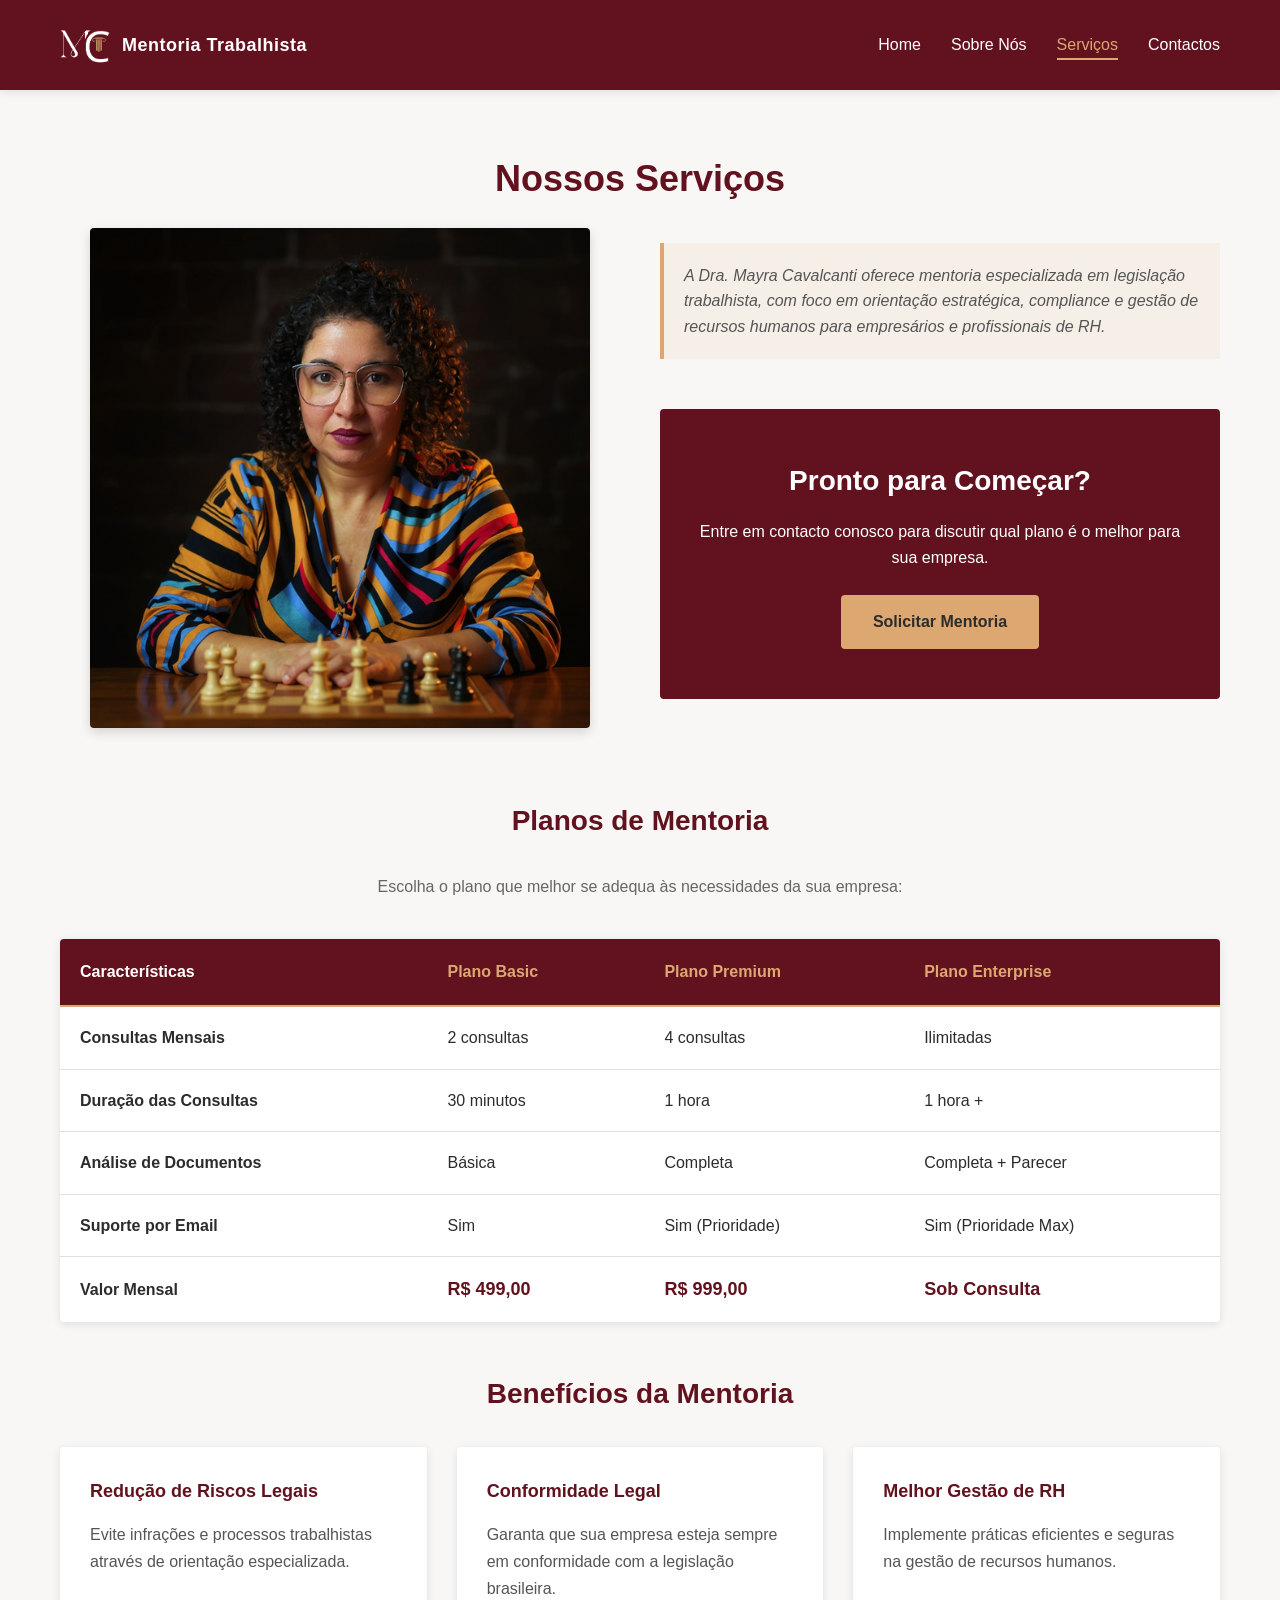
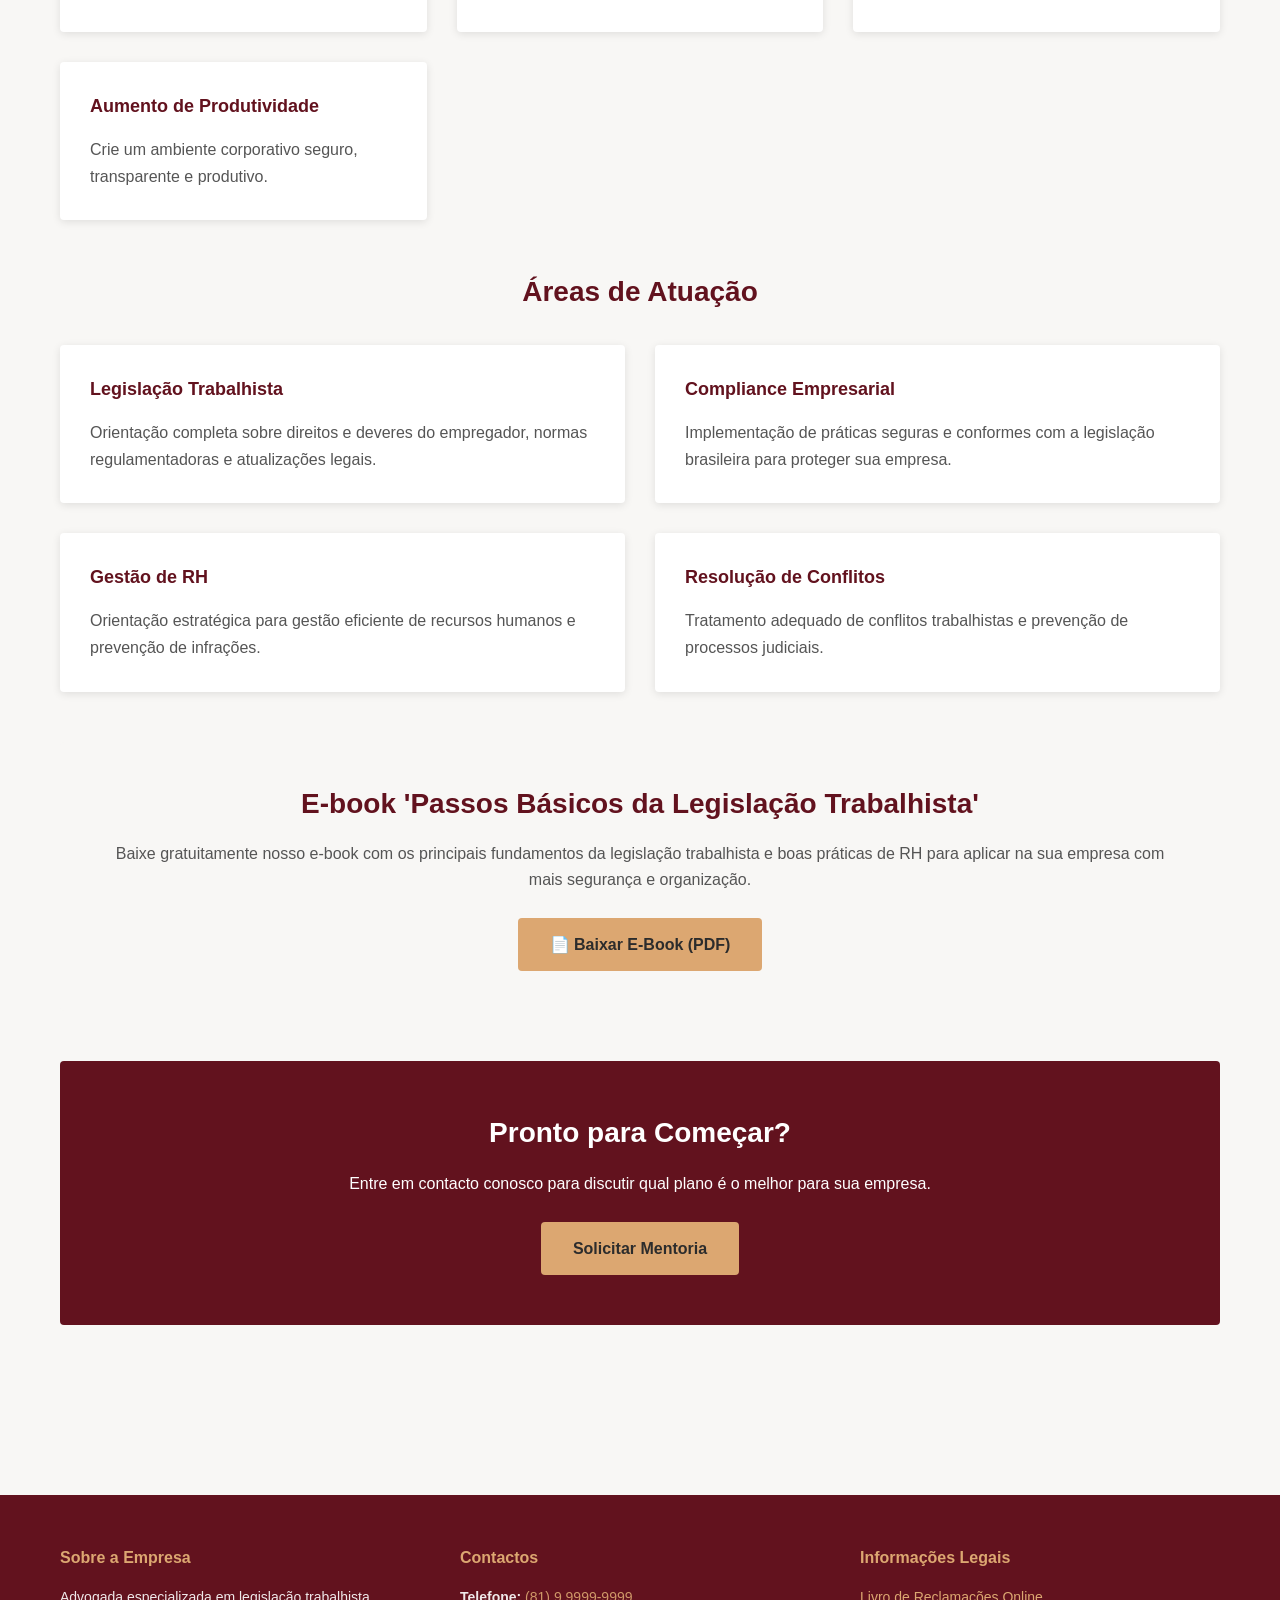
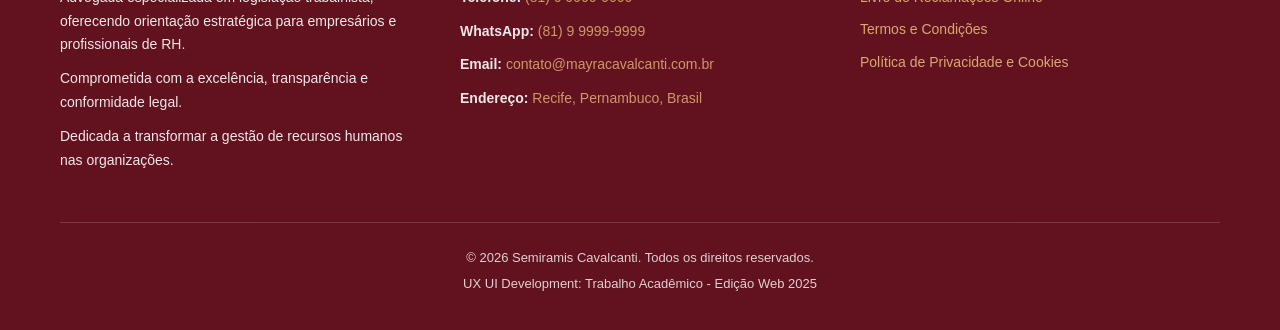
<file: paginas/servicos.html>
<!DOCTYPE html>
<html lang="pt-BR">

<head>
    <meta charset="UTF-8">
    <meta name="viewport" content="width=device-width, initial-scale=1.0">
    <meta name="description"
        content="Conheça os serviços de mentoria trabalhista oferecidos pela Dra. Mayra Cavalcanti. Planos Basic e Premium disponíveis.">
    <meta name="keywords" content="serviços mentoria, planos, basic, premium, legislação trabalhista">
    <title>Serviços | Dra. Mayra Cavalcanti</title>
    <link rel="stylesheet" href="../css/styles.css">
    <link rel="icon" type="image/x-icon" href="../images/favicon.ico">
</head>

<body>
    <!-- Header com Logo e Menu -->
    <header class="header">
        <div class="container">
            <div class="logo">
                <img src="../imagens/iconLogo.png" alt="Logo Dra. Mayra Cavalcanti" class="logo-img">
                <span class="logo-text">Mentoria Trabalhista</span>
            </div>
            <nav class="menu">
                <ul>
                    <li><a href="../index.html">Home</a></li>
                    <li><a href="sobre.html">Sobre Nós</a></li>
                    <li><a href="servicos.html" class="active">Serviços</a></li>
                    <li><a href="contactos.html">Contactos</a></li>
                </ul>
            </nav>
        </div>
    </header>

    <!-- Seção Principal - Serviços -->
    <section class="services-section">
        <div class="container">
            <h1>Nossos Serviços</h1>
            <div class="about-layout">

                <div class="about-image">
                    <img src="../imagens/perfil2.png" alt="Dra. Mayra Cavalcanti" class="about-img">
                </div>
                <div>
                    <blockquote>
                        A Dra. Mayra Cavalcanti oferece mentoria especializada em legislação trabalhista, com foco em
                        orientação estratégica, compliance e gestão de recursos humanos para empresários e profissionais
                        de RH.
                    </blockquote>
                    <div class="cta-section">
                        <h2>Pronto para Começar?</h2>
                        <p>Entre em contacto conosco para discutir qual plano é o melhor para sua empresa.</p>
                        <a href="contactos.html" class="cta-button">Solicitar Mentoria</a>
                    </div>
                </div>

            </div>


            <h2>Planos de Mentoria</h2>
            <p class="table-intro">Escolha o plano que melhor se adequa às necessidades da sua empresa:</p>

            <div class="services-table-wrapper">
                <table class="services-table">
                    <thead>
                        <tr>
                            <th>Características</th>
                            <th class="plan-basic">Plano Basic</th>
                            <th class="plan-premium">Plano Premium</th>
                            <th class="plan-enterprise">Plano Enterprise</th>
                        </tr>
                    </thead>
                    <tbody>
                        <tr>
                            <td><strong>Consultas Mensais</strong></td>
                            <td>2 consultas</td>
                            <td>4 consultas</td>
                            <td>Ilimitadas</td>
                        </tr>
                        <tr>
                            <td><strong>Duração das Consultas</strong></td>
                            <td>30 minutos</td>
                            <td>1 hora</td>
                            <td>1 hora +</td>
                        </tr>
                        <tr>
                            <td><strong>Análise de Documentos</strong></td>
                            <td>Básica</td>
                            <td>Completa</td>
                            <td>Completa + Parecer</td>
                        </tr>
                        <tr>
                            <td><strong>Suporte por Email</strong></td>
                            <td>Sim</td>
                            <td>Sim (Prioridade)</td>
                            <td>Sim (Prioridade Max)</td>
                        </tr>
                        <tr>
                            <td><strong>Valor Mensal</strong></td>
                            <td class="price">R$ 499,00</td>
                            <td class="price">R$ 999,00</td>
                            <td class="price">Sob Consulta</td>
                        </tr>
                    </tbody>
                </table>
            </div>

            <div class="services-benefits">
                <h2>Benefícios da Mentoria</h2>
                <div class="benefits-grid">
                    <div class="benefit-item">
                        <h4>Redução de Riscos Legais</h4>
                        <p>Evite infrações e processos trabalhistas através de orientação especializada.</p>
                    </div>
                    <div class="benefit-item">
                        <h4>Conformidade Legal</h4>
                        <p>Garanta que sua empresa esteja sempre em conformidade com a legislação brasileira.</p>
                    </div>
                    <div class="benefit-item">
                        <h4>Melhor Gestão de RH</h4>
                        <p>Implemente práticas eficientes e seguras na gestão de recursos humanos.</p>
                    </div>
                    <div class="benefit-item">
                        <h4>Aumento de Produtividade</h4>
                        <p>Crie um ambiente corporativo seguro, transparente e produtivo.</p>
                    </div>
                </div>
            </div>
            <h2>Áreas de Atuação</h2>
            <div class="services-grid">
                <div class="service-card">
                    <h3>Legislação Trabalhista</h3>
                    <p>Orientação completa sobre direitos e deveres do empregador, normas regulamentadoras e
                        atualizações legais.</p>
                </div>
                <div class="service-card">
                    <h3>Compliance Empresarial</h3>
                    <p>Implementação de práticas seguras e conformes com a legislação brasileira para proteger sua
                        empresa.</p>
                </div>
                <div class="service-card">
                    <h3>Gestão de RH</h3>
                    <p>Orientação estratégica para gestão eficiente de recursos humanos e prevenção de infrações.
                    </p>
                </div>
                <div class="service-card">
                    <h3>Resolução de Conflitos</h3>
                    <p>Tratamento adequado de conflitos trabalhistas e prevenção de processos judiciais.</p>
                </div>
            </div>
            <div class="download-section">
                <h2>E-book 'Passos Básicos da Legislação Trabalhista'</h2>
                <p> Baixe gratuitamente nosso e-book com os principais fundamentos da legislação trabalhista e boas
                    práticas de RH para aplicar na sua empresa com mais segurança e organização.</p>
                <a href="../download/ebookMayraCavalcanti.pdf" class="download-button" download>
                    📄 Baixar E-Book (PDF)
                </a>
            </div>

            <div class="cta-section">
                <h2>Pronto para Começar?</h2>
                <p>Entre em contacto conosco para discutir qual plano é o melhor para sua empresa.</p>
                <a href="contactos.html" class="cta-button">Solicitar Mentoria</a>
            </div>
        </div>
    </section>

    <!-- Footer -->
    <footer class="footer">
        <div class="container">
            <div class="footer-content">
                <div class="footer-column">
                    <h4>Sobre a Empresa</h4>
                    <p>Advogada especializada em legislação trabalhista, oferecendo orientação estratégica para
                        empresários e profissionais de RH.</p>
                    <p>Comprometida com a excelência, transparência e conformidade legal.</p>
                    <p>Dedicada a transformar a gestão de recursos humanos nas organizações.</p>
                </div>
                <div class="footer-column">
                    <h4>Contactos</h4>
                    <p><strong>Telefone:</strong> <a href="tel:+5581999999999">(81) 9 9999-9999</a></p>
                    <p><strong>WhatsApp:</strong> <a href="https://wa.me/5581999999999" target="_blank">(81) 9
                            9999-9999</a></p>
                    <p><strong>Email:</strong> <a
                            href="mailto:contato@mayracavalcanti.com.br">contato@mayracavalcanti.com.br</a></p>
                    <p><strong>Endereço:</strong> <a href="https://maps.google.com" target="_blank">Recife, Pernambuco,
                            Brasil</a></p>
                </div>
                <div class="footer-column">
                    <h4>Informações Legais</h4>
                    <ul>
                        <li><a href="../links/reclamacoes.html">Livro de Reclamações Online</a></li>
                        <li><a href="../links/termos.html">Termos e Condições</a></li>
                        <li><a href="../links/privacidade.html">Política de Privacidade e Cookies</a></li>
                    </ul>
                </div>
            </div>
            <div class="footer-bottom">
                <p>&copy; 2026 Semiramis Cavalcanti. Todos os direitos reservados.</p>
                <p>UX UI Development: Trabalho Acadêmico - Edição Web 2025</p>
            </div>
        </div>
    </footer>
</body>

</html>
</file>
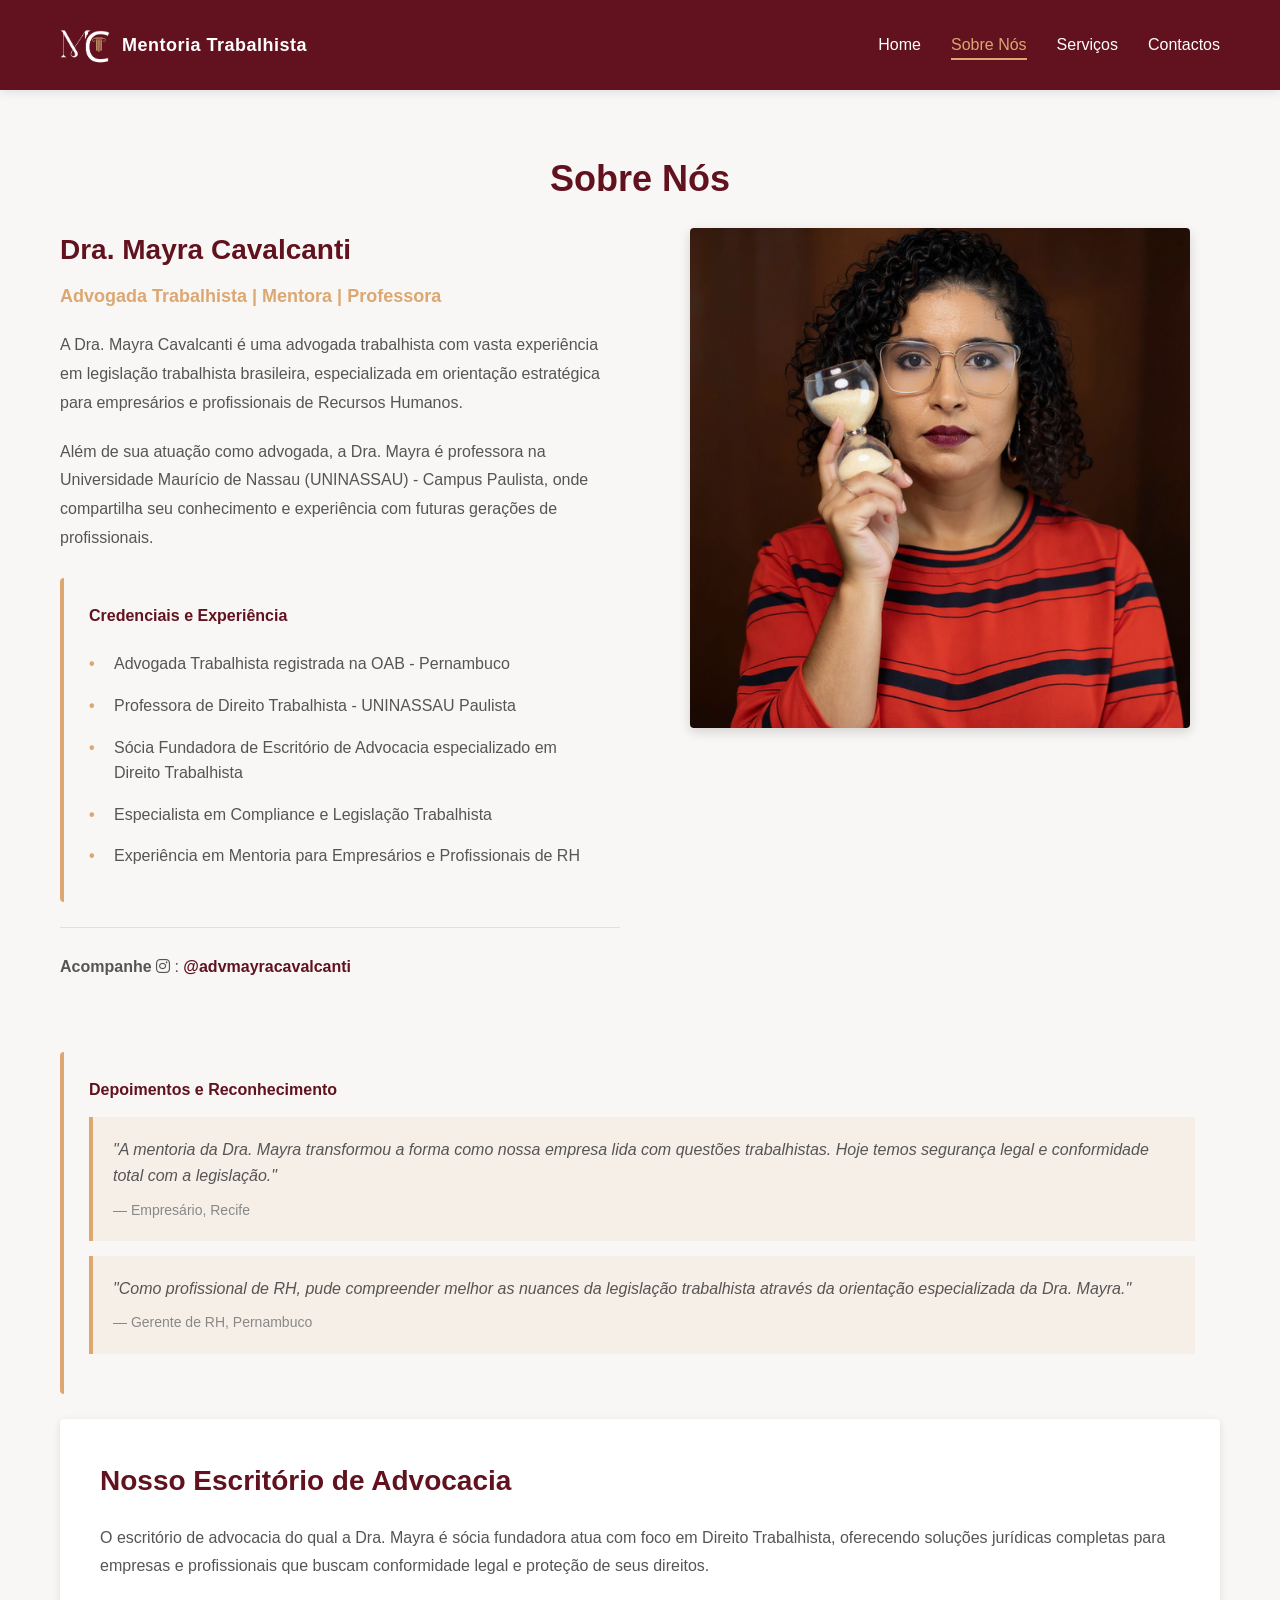
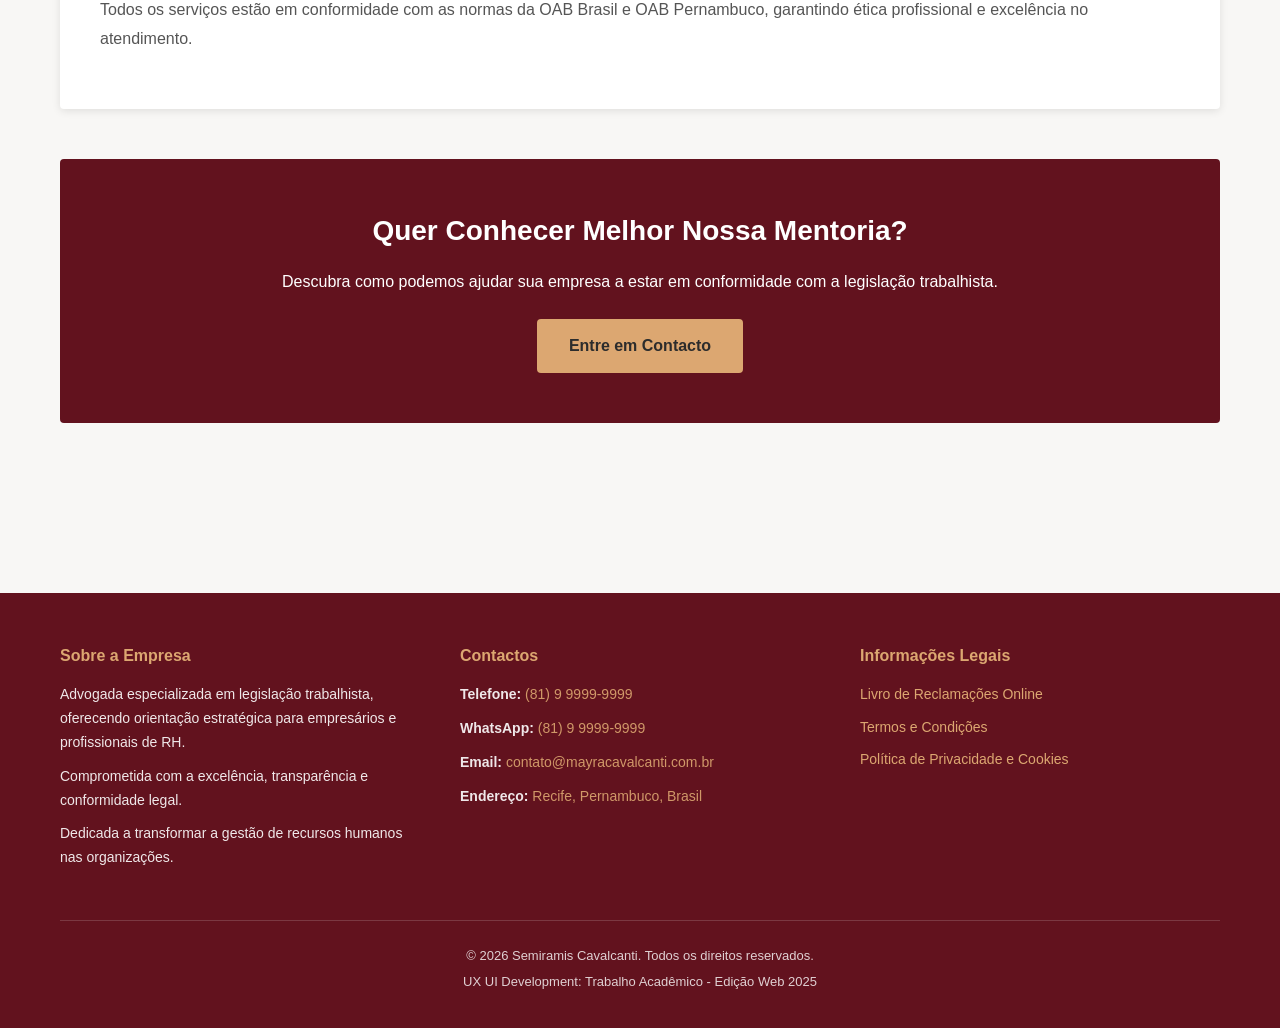
<file: paginas/sobre.html>
<!DOCTYPE html>
<html lang="pt-BR">
<head>
    <meta charset="UTF-8">
    <meta name="viewport" content="width=device-width, initial-scale=1.0">
    <meta name="description" content="Conheça a Dra. Mayra Cavalcanti, advogada trabalhista especializada em legislação trabalhista e mentoria para empresários.">
    <meta name="keywords" content="Mayra Cavalcanti, advogada trabalhista, professora, mentoria">
    <title>Sobre Nós | Dra. Mayra Cavalcanti</title>

    <link rel="stylesheet" href="https://cdnjs.cloudflare.com/ajax/libs/font-awesome/6.0.0/css/all.min.css" integrity="sha512-9usAa10IRO0HhonpyAIVpjrylPvoDwiPUiKdWk5t3PyolY1cOd4DSE0Ga+ri4AuTroPR5aQvXU9xC6qOPnzFeg==" crossorigin="anonymous" referrerpolicy="no-referrer" />
    <link rel="stylesheet" href="../css/styles.css">
    <link rel="icon" type="image/x-icon" href="../images/favicon.ico">
</head>
<body>
    <!-- Header com Logo e Menu -->
    <header class="header">
        <div class="container">
            <div class="logo">
                <img src="../imagens/iconLogo.png" alt="Logo Dra. Mayra Cavalcanti" class="logo-img">
                <span class="logo-text">Mentoria Trabalhista</span>
            </div>
            <nav class="menu">
                <ul>
                    <li><a href="../index.html">Home</a></li>
                    <li><a href="sobre.html" class="active">Sobre Nós</a></li>
                    <li><a href="servicos.html">Serviços</a></li>
                    <li><a href="contactos.html">Contactos</a></li>
                </ul>
            </nav>
        </div>
    </header>

    <!-- Seção Principal - Sobre -->
    <section class="about-section">
        <div class="container">
            <h1>Sobre Nós</h1>
            
            <div class="about-layout">
             
                <div class="about-content">
                    <h2>Dra. Mayra Cavalcanti</h2>
                    <h3>Advogada Trabalhista | Mentora | Professora</h3>
                    
                    <p>A Dra. Mayra Cavalcanti é uma advogada trabalhista com vasta experiência em legislação trabalhista brasileira, especializada em orientação estratégica para empresários e profissionais de Recursos Humanos.</p>
                    
                    <p>Além de sua atuação como advogada, a Dra. Mayra é professora na Universidade Maurício de Nassau (UNINASSAU) - Campus Paulista, onde compartilha seu conhecimento e experiência com futuras gerações de profissionais.</p>

                    <div class="credentials">
                        <h4>Credenciais e Experiência</h4>
                        <ul>
                            <li>Advogada Trabalhista registrada na OAB - Pernambuco</li>
                            <li>Professora de Direito Trabalhista - UNINASSAU Paulista</li>
                            <li>Sócia Fundadora de Escritório de Advocacia especializado em Direito Trabalhista</li>
                            <li>Especialista em Compliance e Legislação Trabalhista</li>
                            <li>Experiência em Mentoria para Empresários e Profissionais de RH</li>
                        </ul>
                    </div>


                    <div class="social-mention">
                        <p><strong>Acompanhe <i class="fa-brands fa-instagram"></i></strong> : <a href="https://instagram.com/mayracavalcantiadv" target="_blank">@advmayracavalcanti</a></p>
                    </div>
                </div>
                   <div class="about-image">
                    <img src="../imagens/perfil.png" alt="Dra. Mayra Cavalcanti" class="about-img">
                </div>
            </div>
            
                    <div class="testimonials">
                        <h4>Depoimentos e Reconhecimento</h4>
                        <blockquote>
                            <p>"A mentoria da Dra. Mayra transformou a forma como nossa empresa lida com questões trabalhistas. Hoje temos segurança legal e conformidade total com a legislação."</p>
                            <footer>— Empresário, Recife</footer>
                        </blockquote>
                        <blockquote>
                            <p>"Como profissional de RH, pude compreender melhor as nuances da legislação trabalhista através da orientação especializada da Dra. Mayra."</p>
                            <footer>— Gerente de RH, Pernambuco</footer>
                        </blockquote>
                    </div>

            <div class="about-firm">
                <h2>Nosso Escritório de Advocacia</h2>
                <p>O escritório de advocacia do qual a Dra. Mayra é sócia fundadora atua com foco em Direito Trabalhista, oferecendo soluções jurídicas completas para empresas e profissionais que buscam conformidade legal e proteção de seus direitos.</p>
                <p>Todos os serviços estão em conformidade com as normas da OAB Brasil e OAB Pernambuco, garantindo ética profissional e excelência no atendimento.</p>
            </div>

            <div class="cta-section">
                <h2>Quer Conhecer Melhor Nossa Mentoria?</h2>
                <p>Descubra como podemos ajudar sua empresa a estar em conformidade com a legislação trabalhista.</p>
                <a href="contactos.html" class="cta-button">Entre em Contacto</a>
            </div>
        </div>
    </section>

    <!-- Footer -->
    <footer class="footer">
        <div class="container">
            <div class="footer-content">
                <div class="footer-column">
                    <h4>Sobre a Empresa</h4>
                    <p>Advogada especializada em legislação trabalhista, oferecendo orientação estratégica para empresários e profissionais de RH.</p>
                    <p>Comprometida com a excelência, transparência e conformidade legal.</p>
                    <p>Dedicada a transformar a gestão de recursos humanos nas organizações.</p>
                </div>
                <div class="footer-column">
                    <h4>Contactos</h4>
                    <p><strong>Telefone:</strong> <a href="tel:+5581999999999">(81) 9 9999-9999</a></p>
                    <p><strong>WhatsApp:</strong> <a href="https://wa.me/5581999999999" target="_blank">(81) 9 9999-9999</a></p>
                    <p><strong>Email:</strong> <a href="mailto:contato@mayracavalcanti.com.br">contato@mayracavalcanti.com.br</a></p>
                    <p><strong>Endereço:</strong> <a href="https://maps.google.com" target="_blank">Recife, Pernambuco, Brasil</a></p>
                </div>
                <div class="footer-column">
                    <h4>Informações Legais</h4>
                    <ul>
                        <li><a href="../links/reclamacoes.html">Livro de Reclamações Online</a></li>
                        <li><a href="../links/termos.html">Termos e Condições</a></li>
                        <li><a href="../links/privacidade.html">Política de Privacidade e Cookies</a></li>
                    </ul>
                </div>
            </div>
               <div class="footer-bottom">
                <p>&copy; 2026  Semiramis Cavalcanti. Todos os direitos reservados.</p>
                <p>UX UI Development: Trabalho Acadêmico - Edição Web 2025</p>
            </div>
        </div>
    </footer>
</body>
</html>
</file>
<file: css/styles.css>
/* 
   Design Philosophy: Professional & Trustworthy
   Color Palette: #62121e (deep burgundy), #dca771 (warm gold), black, white
   Layout: Mobile-first responsive design
   Typography: Professional and readable hierarchy
*/

:root {
    --primary-color: #62121e;
    --accent-color: #dca771;
    --dark-bg: #1a1a1a;
    --light-bg: #f8f7f5;
    --text-dark: #2c2c2c;
    --text-light: #ffffff;
    --border-color: #e0e0e0;
    --success-color: #4caf50;
    --error-color: #f44336;
}

* {
    margin: 0;
    padding: 0;
    box-sizing: border-box;
}

html {
    scroll-behavior: smooth;
}

body {
    font-family: 'Segoe UI', Tahoma, Geneva, Verdana, sans-serif;
    line-height: 1.6;
    color: var(--text-dark);
    background-color: var(--light-bg);
}

/* ===== CONTAINER ===== */
.container {
    width: 100%;
    max-width: 1200px;
    margin: 0 auto;
    padding: 0 20px;
}

/* ===== HEADER & NAVIGATION ===== */
.header {
    background-color: var(--primary-color);
    color: var(--text-light);
    padding: 20px 0;
    position: sticky;
    top: 0;
    z-index: 100;
    box-shadow: 0 2px 10px rgba(0, 0, 0, 0.1);
}

.header .container {
    display: flex;
    justify-content: space-between;
    align-items: center;
    flex-wrap: wrap;
    gap: 20px;
}

.logo {
    display: flex;
    align-items: center;
    gap: 12px;
    flex-shrink: 0;
}

.logo-img {
    width: 50px;
    height: 50px;
    object-fit: contain;
}

.logo-text {
    font-size: 18px;
    font-weight: 700;
    letter-spacing: 0.5px;
}

.menu ul {
    display: flex;
    list-style: none;
    gap: 30px;
    flex-wrap: wrap;
}

.menu a {
    color: var(--text-light);
    text-decoration: none;
    font-weight: 500;
    transition: color 0.3s ease, border-bottom 0.3s ease;
    padding-bottom: 5px;
    border-bottom: 2px solid transparent;
}

.menu a:hover,
.menu a.active {
    color: var(--accent-color);
    border-bottom-color: var(--accent-color);
}

/* ===== HERO SECTION ===== */
.hero {
    background: linear-gradient(135deg, var(--primary-color) 0%, rgba(98, 18, 30, 0.9) 100%);
    color: var(--text-light);
    padding: 80px 20px;
    text-align: center;
}

.hero-content h1 {
    font-size: 32px;
    margin-bottom: 20px;
    font-weight: 700;
}

.hero-content p {
    font-size: 18px;
    margin-bottom: 30px;
    opacity: 0.95;
}

.hero-content img {
    width: 20rem;
}

@media (min-width: 768px) {
    .hero-content img {
        width: 50rem;
    }
}

/* ===== BUTTONS ===== */
.cta-button,
.submit-button,
.download-button {
    display: inline-block;
    background-color: var(--accent-color);
    color: var(--text-dark);
    padding: 14px 32px;
    border: none;
    border-radius: 4px;
    font-size: 16px;
    font-weight: 600;
    text-decoration: none;
    cursor: pointer;
    transition: all 0.3s ease;
    text-align: center;
}

.cta-button:hover,
.submit-button:hover,
.download-button:hover {
    background-color: #c89450;
    transform: translateY(-2px);
    box-shadow: 0 4px 12px rgba(220, 167, 113, 0.3);
}

.cta-button:active,
.submit-button:active,
.download-button:active {
    transform: translateY(0);
}

/* ===== MAIN CONTENT ===== */
.main-content,
.about-section,
.services-section,
.contact-section {
    padding: 60px 20px;
}

.main-content h2,
.about-section h2,
.services-section h2,
.contact-section h2 {
    font-size: 28px;
    color: var(--primary-color);
    margin-bottom: 30px;
    text-align: center;
}

.main-content h1,
.about-section h1,
.services-section h1,
.contact-section h1 {
    font-size: 36px;
    color: var(--primary-color);
    margin-bottom: 20px;
    text-align: center;
}

.intro-text,
.table-intro {
    text-align: center;
    font-size: 16px;
    color: #666;
    margin-bottom: 40px;
}

/* ===== CONTENT GRID ===== */
.content-grid,
.benefits-grid,
.services-grid {
    display: grid;
    grid-template-columns: 1fr;
    gap: 30px;
    margin-bottom: 50px;
}

.legal-content h2 {
    color: var(--primary-color);
    margin-top: 30px;
    margin-bottom: 15px;
    font-size: 20px;
}

.legal-content p {
    margin-bottom: 15px;
    line-height: 1.8;
    color: #555;
}

.legal-content ul {
    margin-left: 20px;
    margin-bottom: 15px;
}

.legal-content li {
    margin-bottom: 10px;
    color: #555;
}

.legal-content a {
    color: var(--primary-color);
    text-decoration: none;
}

.legal-content a:hover {
    color: var(--accent-color);
}



@media (min-width: 768px) {

    .content-grid,
    .benefits-grid {
        grid-template-columns: repeat(2, 1fr);
    }

    .services-grid {
        grid-template-columns: repeat(2, 1fr);
    }
}

@media (min-width: 1024px) {

    .content-grid,
    .benefits-grid {
        grid-template-columns: repeat(3, 1fr);
    }

    .services-grid {
        grid-template-columns: repeat(2, 1fr);
    }
}

.content-card,
.service-card,
.benefit-item {
    background-color: var(--text-light);
    padding: 30px;
    border-radius: 4px;
    box-shadow: 0 2px 8px rgba(0, 0, 0, 0.1);
    transition: transform 0.3s ease, box-shadow 0.3s ease;
}

.content-card:hover,
.service-card:hover,
.benefit-item:hover {
    transform: translateY(-5px);
    box-shadow: 0 4px 16px rgba(0, 0, 0, 0.15);
}

.content-card h3,
.service-card h3,
.benefit-item h4 {
    color: var(--primary-color);
    margin-bottom: 15px;
    font-size: 18px;
}

.content-card p,
.service-card p,
.benefit-item p {
    color: #555;
    line-height: 1.7;
}

/* ===== BENEFITS SECTION ===== */
.benefits-section {
    background-color: var(--text-light);
    padding: 40px;
    border-radius: 4px;
    margin-bottom: 50px;
    box-shadow: 0 2px 8px rgba(0, 0, 0, 0.1);
}

.benefits-list {
    list-style: none;
    columns: 1;
}

@media (min-width: 768px) {
    .benefits-list {
        columns: 2;
    }
}

.benefits-list li {
    padding: 12px 0;
    padding-left: 30px;
    position: relative;
    color: #555;
}

.benefits-list li:before {
    content: "✓";
    position: absolute;
    left: 0;
    color: var(--accent-color);
    font-weight: bold;
    font-size: 18px;
}

/* ===== CTA SECTION ===== */
.cta-section {
    background-color: var(--primary-color);
    color: var(--text-light);
    padding: 50px 30px;
    border-radius: 4px;
    text-align: center;
    margin: 50px 0;
}

.cta-section h2 {
    color: var(--text-light);
    margin-bottom: 15px;
}

.cta-section p {
    margin-bottom: 25px;
    font-size: 16px;
}

/* ===== ABOUT LAYOUT ===== */
.about-layout {
    display: grid;
    grid-template-columns: 1fr;
    gap: 40px;
    margin-bottom: 50px;
    align-items: start;
}

@media (min-width: 768px) {
    .about-layout {
        grid-template-columns: 1fr 1fr;
    }
}

.about-image {
    text-align: center;
}

.about-img {
    max-width: 100%;
    height: auto;
    border-radius: 4px;
    box-shadow: 0 4px 12px rgba(0, 0, 0, 0.15);
}

.about-content h2 {
    text-align: left;
    margin-bottom: 10px;
}

.about-content h3 {
    color: var(--accent-color);
    text-align: left;
    margin-bottom: 20px;
    font-size: 18px;
}

.about-content p {
    color: #555;
    margin-bottom: 20px;
    line-height: 1.8;
}

.credentials,
.testimonials {
    background-color: var(--light-bg);
    padding: 25px;
    border-radius: 4px;
    margin: 25px 0;
    border-left: 4px solid var(--accent-color);
}

.credentials h4,
.testimonials h4 {
    color: var(--primary-color);
    margin-bottom: 15px;
}

.credentials ul {
    list-style: none;
    padding-left: 0;
}

.credentials li {
    padding: 8px 0;
    padding-left: 25px;
    position: relative;
    color: #555;
}

.credentials li:before {
    content: "•";
    position: absolute;
    left: 0;
    color: var(--accent-color);
    font-weight: bold;
}

blockquote {
    padding: 20px;
    margin: 15px 0;
    border-left: 4px solid var(--accent-color);
    background-color: rgba(220, 167, 113, 0.1);
    font-style: italic;
    color: #555;
}

blockquote footer {
    margin-top: 10px;
    font-style: normal;
    color: #888;
    font-size: 14px;
}

.social-mention {
    margin-top: 25px;
    padding-top: 25px;
    border-top: 1px solid var(--border-color);
}

.social-mention a {
    color: var(--primary-color);
    text-decoration: none;
    font-weight: 600;
}

.social-mention a:hover {
    color: var(--accent-color);
}

.about-firm {
    background-color: var(--text-light);
    padding: 40px;
    border-radius: 4px;
    margin-bottom: 50px;
    box-shadow: 0 2px 8px rgba(0, 0, 0, 0.1);
}

.about-firm h2 {
    text-align: left;
    color: var(--primary-color);
    margin-bottom: 20px;
}

.about-firm p {
    color: #555;
    margin-bottom: 15px;
    line-height: 1.8;
}

/* ===== SERVICES TABLE ===== */
.services-table-wrapper {
    overflow-x: auto;
    margin-bottom: 50px;
    background-color: var(--text-light);
    border-radius: 4px;
    box-shadow: 0 2px 8px rgba(0, 0, 0, 0.1);
}

.services-table {
    width: 100%;
    border-collapse: collapse;
    font-size: 14px;
}

@media (min-width: 768px) {
    .services-table {
        font-size: 16px;
    }
}

.services-table thead {
    background-color: var(--primary-color);
    color: var(--text-light);
}

.services-table th {
    padding: 20px;
    text-align: left;
    font-weight: 600;
    border-bottom: 2px solid var(--accent-color);
}

.services-table td {
    padding: 18px 20px;
    border-bottom: 1px solid var(--border-color);
}

.services-table tbody tr:hover {
    background-color: rgba(220, 167, 113, 0.05);
}

.services-table tbody tr:last-child td {
    border-bottom: none;
}

.plan-basic,
.plan-premium,
.plan-enterprise {
    font-weight: 600;
    color: var(--accent-color);
}

.services-table .price {
    color: var(--primary-color);
    font-weight: 700;
    font-size: 18px;
}

/* ===== DOWNLOAD SECTION ===== */
.download-section {
    background-color: var(--light-bg);
    padding: 40px;
    border-radius: 4px;
    text-align: center;
    margin: 50px 0;
}

.download-section h2 {
    text-align: center;
    color: var(--primary-color);
    margin-bottom: 15px;
}

.download-section p {
    margin-bottom: 25px;
    color: #555;
}

/* ===== CONTACT LAYOUT ===== */
.contact-layout {
    display: grid;
    grid-template-columns: 1fr;
    gap: 40px;
    margin-bottom: 50px;
}

@media (min-width: 768px) {
    .contact-layout {
        grid-template-columns: 1fr 1fr;
    }
}

.contact-form-wrapper,
.contact-info-wrapper {
    background-color: var(--text-light);
    padding: 30px;
    border-radius: 4px;
    box-shadow: 0 2px 8px rgba(0, 0, 0, 0.1);
}

.contact-form-wrapper h2,
.contact-info-wrapper h2 {
    color: var(--primary-color);
    margin-bottom: 25px;
    text-align: left;
}

/* ===== FORM STYLES ===== */
.form-group {
    margin-bottom: 20px;
}

.form-group label {
    display: block;
    margin-bottom: 8px;
    font-weight: 600;
    color: var(--text-dark);
}

.form-group input,
.form-group select,
.form-group textarea {
    width: 100%;
    padding: 12px;
    border: 1px solid var(--border-color);
    border-radius: 4px;
    font-size: 14px;
    font-family: inherit;
    transition: border-color 0.3s ease;
}

.form-group input:focus,
.form-group select:focus,
.form-group textarea:focus {
    outline: none;
    border-color: var(--accent-color);
    box-shadow: 0 0 0 3px rgba(220, 167, 113, 0.1);
}

.submit-button {
    width: 100%;
    padding: 14px;
    font-size: 16px;
}

/* ===== CONTACT INFO CARDS ===== */
.contact-info-card {
    background-color: rgba(220, 167, 113, 0.1);
    padding: 20px;
    border-radius: 4px;
    margin-bottom: 20px;
    border-left: 4px solid var(--accent-color);
}

.contact-info-card h3 {
    color: var(--primary-color);
    margin-bottom: 12px;
    font-size: 16px;
}

.contact-info-card p {
    color: #555;
    margin: 0;
}

.contact-info-card a {
    color: var(--primary-color);
    text-decoration: none;
    font-weight: 600;
}

.contact-info-card a:hover {
    color: var(--accent-color);
}

/* ===== SOCIAL LINKS ===== */
.social-title {
    color: var(--primary-color);
    margin-top: 30px;
    margin-bottom: 15px;
    font-size: 16px;
}

.social-links {
    display: flex;
    gap: 15px;
    flex-wrap: wrap;
}

.social-icon {
    display: inline-flex;
    align-items: center;
    justify-content: center;
    width: 50px;
    height: 50px;
    background-color: var(--primary-color);
    color: var(--text-light);
    border-radius: 50%;
    text-decoration: none;
    font-weight: 700;
    font-size: 20px;
    transition: all 0.3s ease;
}

.social-icon:hover {
    background-color: var(--accent-color);
    color: var(--text-dark);
    transform: translateY(-3px);
}

/* ===== MAP SECTION ===== */
.map-section {
    margin: 50px 0;
}

.map-section h2 {
    text-align: center;
    color: var(--primary-color);
    margin-bottom: 25px;
}

.map-section iframe {
    border-radius: 4px;
    box-shadow: 0 2px 8px rgba(0, 0, 0, 0.1);
}

/* ===== BUSINESS HOURS ===== */
.business-hours {
    background-color: var(--light-bg);
    padding: 40px;
    border-radius: 4px;
    text-align: center;
    margin-top: 50px;
}

.business-hours h2 {
    text-align: center;
    color: var(--primary-color);
    margin-bottom: 25px;
}

.hours-grid {
    display: grid;
    grid-template-columns: 1fr;
    gap: 15px;
}

@media (min-width: 768px) {
    .hours-grid {
        grid-template-columns: repeat(3, 1fr);
    }
}

.hour-item {
    background-color: var(--text-light);
    padding: 20px;
    border-radius: 4px;
    box-shadow: 0 2px 8px rgba(0, 0, 0, 0.1);
    color: #555;
}

.hour-item strong {
    color: var(--primary-color);
    display: block;
    margin-bottom: 8px;
}

/* ===== FOOTER ===== */
.footer {
    background-color: var(--primary-color);
    color: var(--text-light);
    padding: 50px 20px 30px;
    margin-top: 60px;
}

.footer-content {
    display: grid;
    grid-template-columns: 1fr;
    gap: 40px;
    margin-bottom: 40px;
}

@media (min-width: 768px) {
    .footer-content {
        grid-template-columns: repeat(3, 1fr);
    }
}

.footer-column h4 {
    color: var(--accent-color);
    margin-bottom: 15px;
    font-size: 16px;
}

.footer-column p {
    font-size: 14px;
    line-height: 1.7;
    margin-bottom: 10px;
    opacity: 0.9;
}

.footer-column ul {
    list-style: none;
    font-size: 14px;
}

.footer-column ul li {
    margin-bottom: 10px;
}

.footer-column a {
    color: var(--accent-color);
    text-decoration: none;
    transition: color 0.3s ease;
}

.footer-column a:hover {
    color: var(--text-light);
}

.footer-bottom {
    border-top: 1px solid rgba(255, 255, 255, 0.2);
    padding-top: 20px;
    text-align: center;
    font-size: 13px;
    opacity: 0.8;
}

.footer-bottom p {
    margin: 5px 0;
}

/* ===== RESPONSIVE DESIGN ===== */
@media (max-width: 767px) {
    .header .container {
        flex-direction: column;
        gap: 15px;
    }

    .menu ul {
        gap: 15px;
        font-size: 14px;
    }

    .hero-content h1 {
        font-size: 24px;
    }

    .hero-content p {
        font-size: 16px;
    }

    .main-content h1,
    .about-section h1,
    .services-section h1,
    .contact-section h1 {
        font-size: 28px;
    }

    .main-content h2,
    .about-section h2,
    .services-section h2,
    .contact-section h2 {
        font-size: 22px;
    }

    .contact-layout {
        grid-template-columns: 1fr;
    }

    .services-table {
        font-size: 12px;
    }

    .services-table th,
    .services-table td {
        padding: 12px 10px;
    }
}

/* ===== ACCESSIBILITY ===== */
a:focus {
    outline: 2px solid var(--accent-color);
    outline-offset: 2px;
}

button:focus {
    outline: 2px solid var(--accent-color);
    outline-offset: 2px;
}

/* ===== PRINT STYLES ===== */
@media print {

    .header,
    .footer,
    .cta-button,
    .submit-button,
    .download-button {
        display: none;
    }

    body {
        background-color: white;
    }

    .container {
        max-width: 100%;
    }
}
</file>
